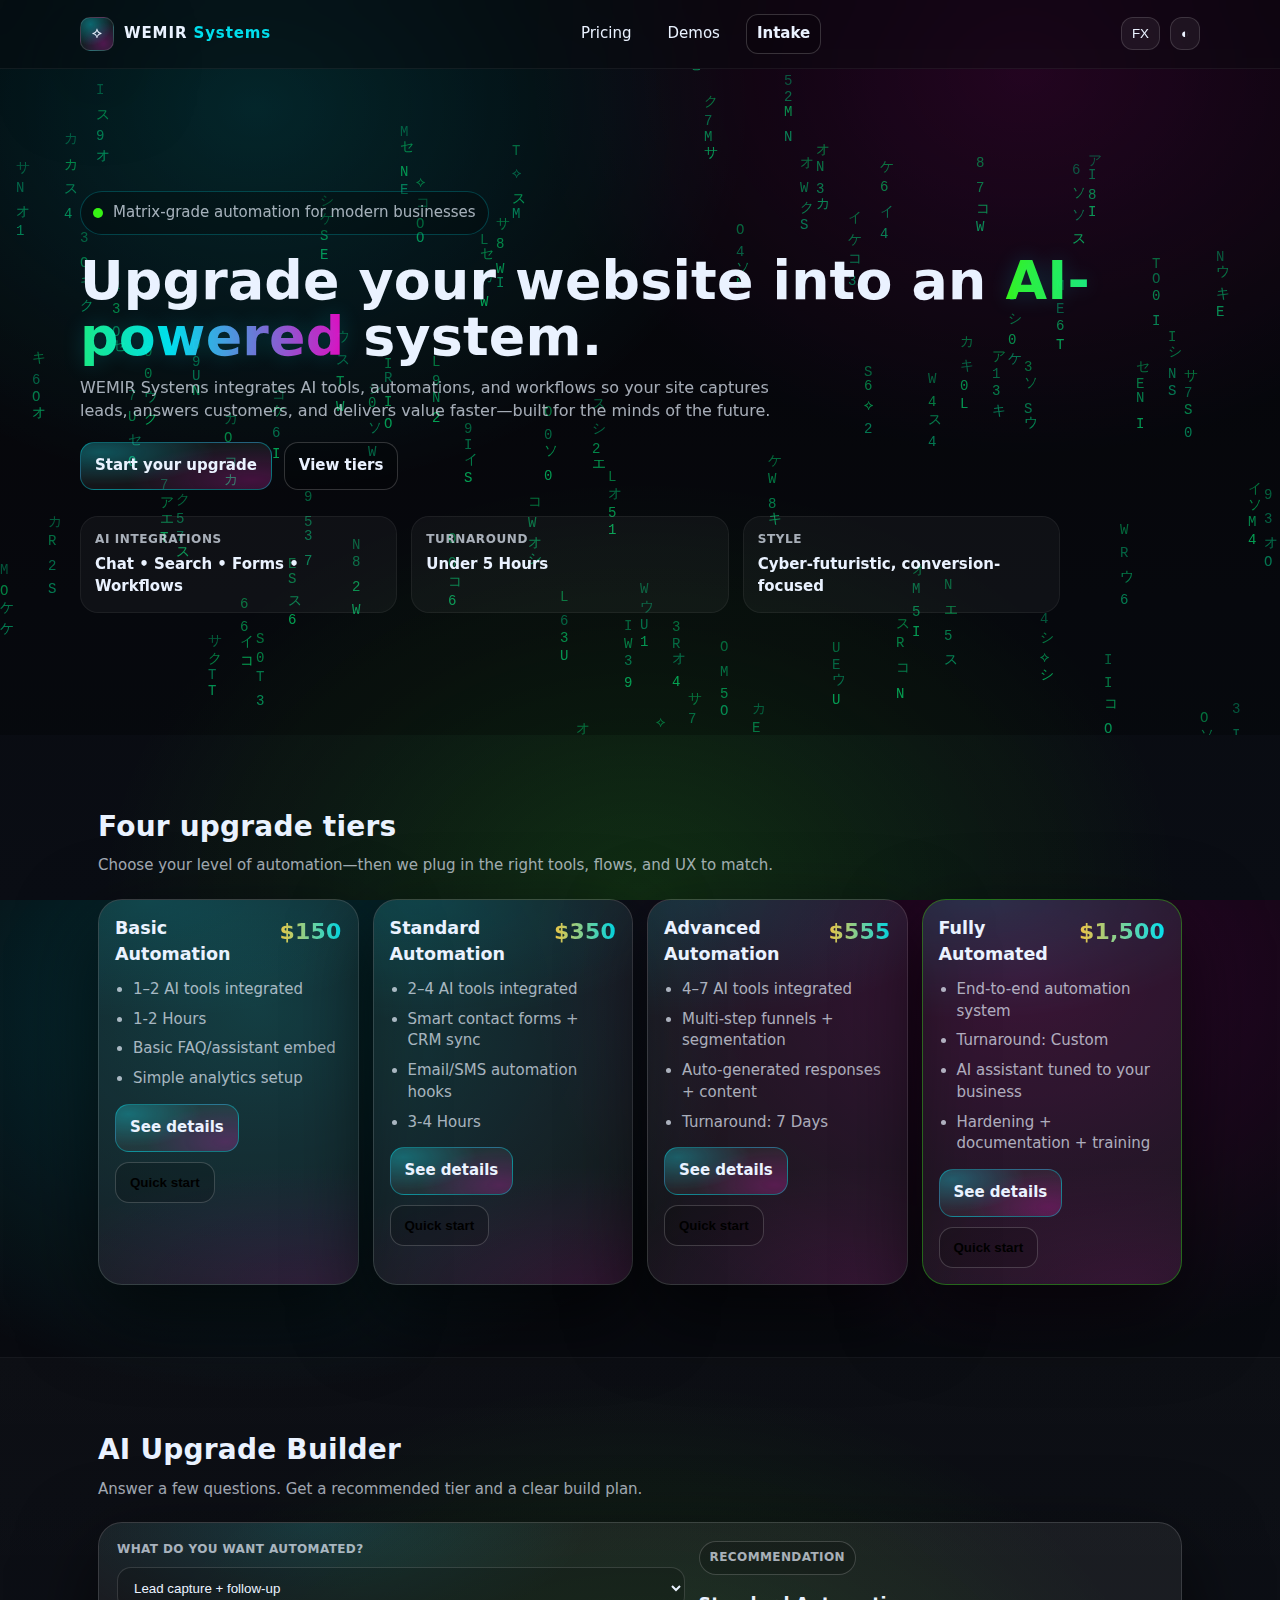
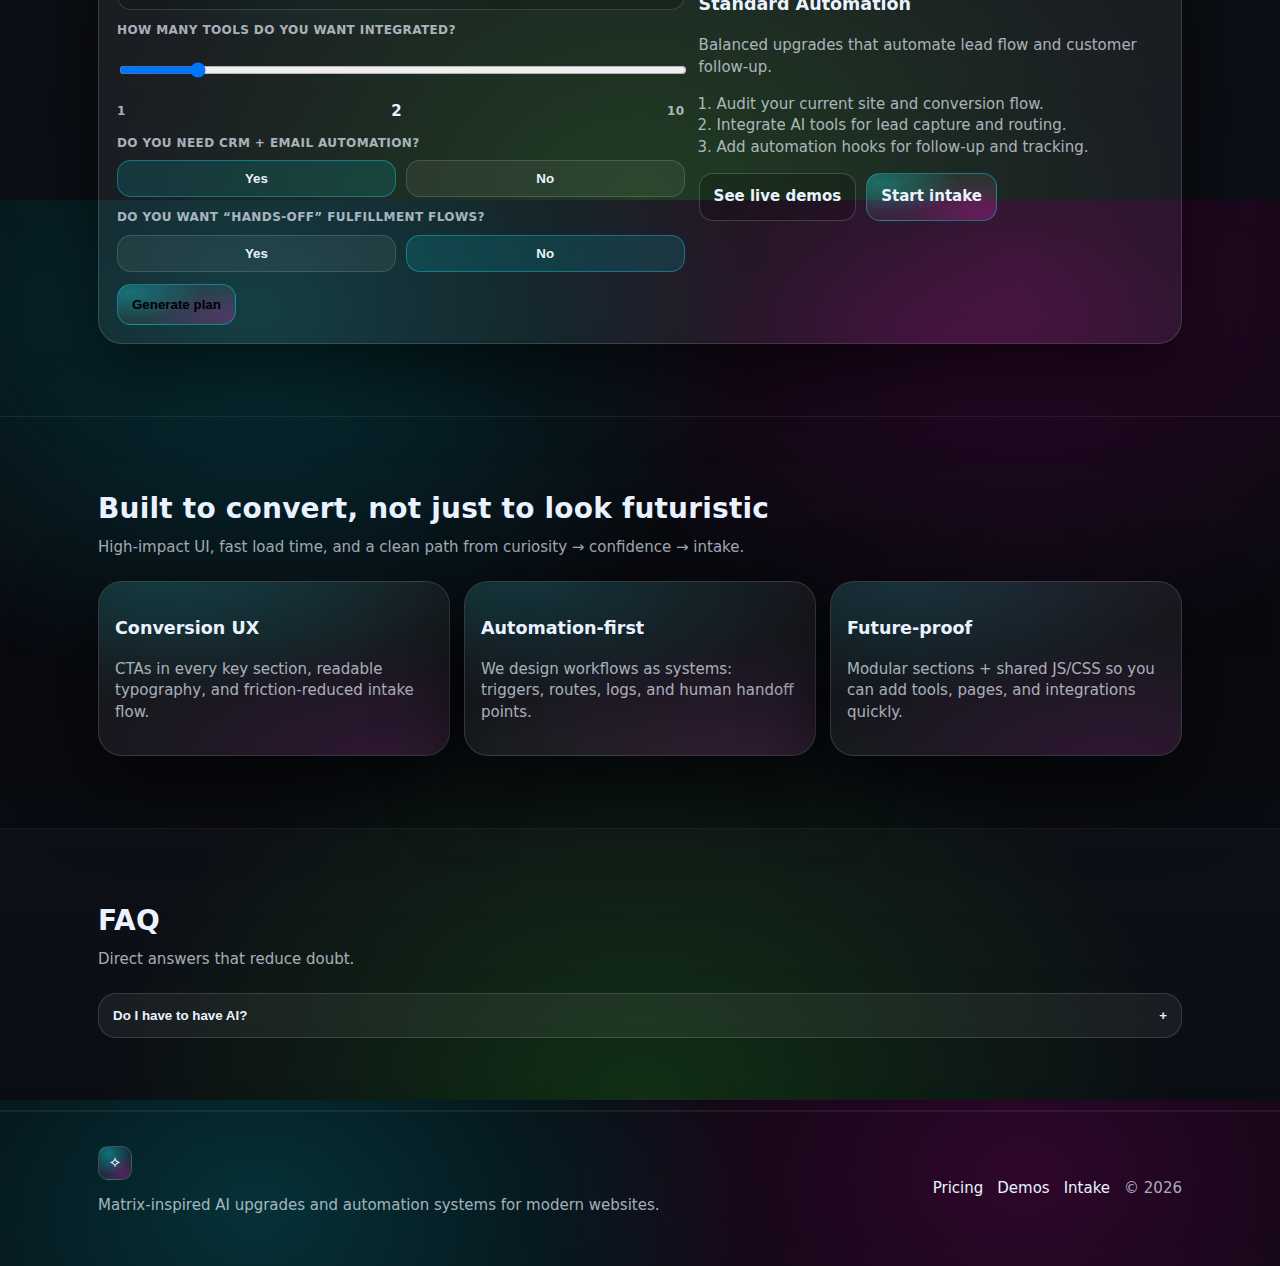
<file: index.html>
<!doctype html>
<html lang="en">
<head>
  <meta charset="utf-8" />
  <meta name="viewport" content="width=device-width,initial-scale=1" />
  <title>WEMIR Systems — Matrix-Inspired AI Website Upgrades</title>
  <meta name="description" content="WEMIR Systems upgrades websites with AI tools and automation. Matrix-inspired, future-first integrations: Basic, Standard, Advanced, Fully Automated." />
  <link rel="stylesheet" href="styles.css" />
</head>

<body>
  <a class="skip" href="#main">Skip to content</a>

  <!-- Top Nav -->
  <header class="topbar">
    <div class="container topbar__inner">
      <a class="brand" href="index.html" aria-label="WEMIR Systems Home">
        <span class="brand__mark" aria-hidden="true">⟡</span>
        <span class="brand__text">WEMIR <em>Systems</em></span>
      </a>

      <nav class="nav" aria-label="Primary navigation">
        <a href="pricing.html">Pricing</a>
        <a href="demo.html">Demos</a>
        <a href="intake.html" class="btn btn--ghost">Intake</a>
      </nav>

      <div class="topbar__actions">
        <button class="iconbtn" id="toggleFx" type="button" aria-pressed="true" title="Toggle effects">
          FX
        </button>
        <button class="iconbtn" id="toggleTheme" type="button" aria-pressed="false" title="Toggle theme">
          ◐
        </button>
      </div>
    </div>
  </header>

  <!-- Hero -->
  <main id="main">
    <section class="hero">
      <canvas id="matrixRain" class="hero__canvas" aria-hidden="true"></canvas>

      <div class="container hero__content">
        <div class="hero__badge">
          <span class="pulse"></span>
          <span>Matrix-grade automation for modern businesses</span>
        </div>

        <h1 class="hero__title">
          Upgrade your website into an <span class="glow">AI-powered</span> system.
        </h1>

        <p class="hero__subtitle">
          WEMIR Systems integrates AI tools, automations, and workflows so your site captures leads, answers customers,
          and delivers value faster—built for the minds of the future.
        </p>

        <div class="hero__cta">
          <a class="btn btn--primary" href="intake.html">Start your upgrade</a>
          <a class="btn btn--ghost" href="pricing.html">View tiers</a>
        </div>

        <div class="hero__stats" role="list" aria-label="Highlights">
          <div class="stat" role="listitem">
            <div class="stat__k">AI Integrations</div>
            <div class="stat__v">Chat • Search • Forms • Workflows</div>
          </div>
          <div class="stat" role="listitem">
            <div class="stat__k">Turnaround</div>
            <div class="stat__v">Under 5 Hours</div>
          </div>
          <div class="stat" role="listitem">
            <div class="stat__k">Style</div>
            <div class="stat__v">Cyber-futuristic, conversion-focused</div>
          </div>
        </div>
      </div>
    </section>

    <!-- Tiers Preview -->
    <section class="section">
      <div class="container">
        <div class="section__head">
          <h2>Four upgrade tiers</h2>
          <p>Choose your level of automation—then we plug in the right tools, flows, and UX to match.</p>
        </div>

        <div class="grid tiers">
          <article class="card tier" data-tier="basic">
            <div class="tier__top">
              <h3>Basic Automation</h3>
              <div class="price">$150</div>
            </div>
            <ul class="list">
              <li>1–2 AI tools integrated</li>
              <li>1-2 Hours</li>
              <li>Basic FAQ/assistant embed</li>
              <li>Simple analytics setup</li>
            </ul>
            <div class="tier__cta">
              <a class="btn btn--primary" href="pricing.html#basic">See details</a>
              <button class="btn btn--ghost js-openModal" data-preset="Basic Automation" type="button">Quick start</button>
            </div>
          </article>

          <article class="card tier" data-tier="standard">
            <div class="tier__top">
              <h3>Standard Automation</h3>
              <div class="price">$350</div>
            </div>
            <ul class="list">
              <li>2–4 AI tools integrated</li>
              <li>Smart contact forms + CRM sync</li>
              <li>Email/SMS automation hooks</li>
              <li>3-4 Hours</li>
            </ul>
            <div class="tier__cta">
              <a class="btn btn--primary" href="pricing.html#standard">See details</a>
              <button class="btn btn--ghost js-openModal" data-preset="Standard Automation" type="button">Quick start</button>
            </div>
          </article>

          <article class="card tier" data-tier="advanced">
            <div class="tier__top">
              <h3>Advanced Automation</h3>
              <div class="price">$555</div>
            </div>
            <ul class="list">
              <li>4–7 AI tools integrated</li>
              <li>Multi-step funnels + segmentation</li>
              <li>Auto-generated responses + content</li>
              <li>Turnaround: 7 Days</li>
            </ul>
            <div class="tier__cta">
              <a class="btn btn--primary" href="pricing.html#advanced">See details</a>
              <button class="btn btn--ghost js-openModal" data-preset="Advanced Automation" type="button">Quick start</button>
            </div>
          </article>

          <article class="card tier tier--vip" data-tier="full">
            <div class="tier__top">
              <h3>Fully Automated</h3>
              <div class="price">$1,500</div>
            </div>
            <ul class="list">
              <li>End-to-end automation system</li>
              <li>Turnaround: Custom</li>
              <li>AI assistant tuned to your business</li>
              <li>Hardening + documentation + training</li>
            </ul>
            <div class="tier__cta">
              <a class="btn btn--primary" href="pricing.html#full">See details</a>
              <button class="btn btn--ghost js-openModal" data-preset="Fully Automated" type="button">Quick start</button>
            </div>
          </article>
        </div>
      </div>
    </section>

    <!-- Upgrade Builder -->
    <section class="section section--alt">
      <div class="container">
        <div class="section__head">
          <h2>AI Upgrade Builder</h2>
          <p>Answer a few questions. Get a recommended tier and a clear build plan.</p>
        </div>

        <div class="card builder">
          <div class="builder__grid">
            <div class="builder__controls">
              <label class="field">
                <span>What do you want automated?</span>
                <select id="goal">
                  <option value="leads">Lead capture + follow-up</option>
                  <option value="support">Customer support + FAQs</option>
                  <option value="content">Content generation + updates</option>
                  <option value="sales">Sales funnel + conversions</option>
                  <option value="all">All of the above</option>
                </select>
              </label>

              <label class="field">
                <span>How many tools do you want integrated?</span>
                <input id="toolCount" type="range" min="1" max="10" value="2" />
                <div class="rangeMeta">
                  <span>1</span>
                  <strong id="toolCountLabel">2</strong>
                  <span>10</span>
                </div>
              </label>

              <label class="field">
                <span>Do you need CRM + email automation?</span>
                <div class="seg">
                  <button class="seg__btn is-on" type="button" data-seg="crm" data-val="yes">Yes</button>
                  <button class="seg__btn" type="button" data-seg="crm" data-val="no">No</button>
                </div>
              </label>

              <label class="field">
                <span>Do you want “hands-off” fulfillment flows?</span>
                <div class="seg">
                  <button class="seg__btn" type="button" data-seg="fulfill" data-val="yes">Yes</button>
                  <button class="seg__btn is-on" type="button" data-seg="fulfill" data-val="no">No</button>
                </div>
              </label>

              <button class="btn btn--primary" id="buildPlan" type="button">Generate plan</button>
            </div>

            <div class="builder__output">
              <div class="output__header">
                <div class="tag">Recommendation</div>
                <h3 id="recTier">Standard Automation</h3>
                <p class="muted" id="recWhy">Balanced upgrades that automate lead flow and customer follow-up.</p>
              </div>

              <ol class="steps" id="recSteps">
                <li>Audit your current site and conversion flow.</li>
                <li>Integrate AI tools for lead capture and routing.</li>
                <li>Add automation hooks for follow-up and tracking.</li>
              </ol>

              <div class="output__cta">
                <a class="btn btn--ghost" href="demos.html">See live demos</a>
                <a class="btn btn--primary" href="intake.html">Start intake</a>
              </div>
            </div>
          </div>
        </div>
      </div>
    </section>

    <!-- Proof / Social -->
    <section class="section">
      <div class="container">
        <div class="section__head">
          <h2>Built to convert, not just to look futuristic</h2>
          <p>High-impact UI, fast load time, and a clean path from curiosity → confidence → intake.</p>
        </div>

        <div class="grid proof">
          <div class="card">
            <h3>Conversion UX</h3>
            <p class="muted">CTAs in every key section, readable typography, and friction-reduced intake flow.</p>
          </div>
          <div class="card">
            <h3>Automation-first</h3>
            <p class="muted">We design workflows as systems: triggers, routes, logs, and human handoff points.</p>
          </div>
          <div class="card">
            <h3>Future-proof</h3>
            <p class="muted">Modular sections + shared JS/CSS so you can add tools, pages, and integrations quickly.</p>
          </div>
        </div>
      </div>
    </section>

    <!-- FAQ -->
    <section class="section section--alt">
      <div class="container">
        <div class="section__head">
          <h2>FAQ</h2>
          <p>Direct answers that reduce doubt.</p>
        </div>

        <div class="faq" id="faq">
          <button class="faq__q" aria-expanded="false">
            Do I have to have AI?
            <span class="faq__icon" aria-hidden="true">+</span>
          </button>
          <div class="faq__icon" hidden>
              <p>
               No. You don't have to have AI. We can simple augment your site to your prefered optimial performance.
              </p>
          </button>
          <div class="faq__a" hidden>
          </div>

          <button class="faq__q" aria-expanded="false">
            What does “AI tools integrated” mean?
            <span class="faq__icon" aria-hidden="true">+</span>
          </button>
          <div class="faq__a" hidden>
            <p>
              Examples: AI chat assistant embed, smart forms, CRM sync, auto-email follow-ups, content generation workflows,
              analytics events, and internal dashboards.
            </p>
          </div>

          <button class="faq__q" aria-expanded="false">
            How do I start?
            <span class="faq__icon" aria-hidden="true">+</span>
          </button>
          <div class="faq__a" hidden>
            <p>
              Use the intake page. You’ll answer a few questions, pay your prefered tier and submit your form...That's it!
            </p>
          </div>
        </div>
      </div>
    </section>

    <!-- Footer -->
    <footer class="footer">
      <div class="container footer__grid">
        <div>
          <div class="brand brand--foot">
            <span class="brand__mark" aria-hidden="true">⟡</span>
          </div>
          <p class="muted">
            Matrix-inspired AI upgrades and automation systems for modern websites.
          </p>
        </div>

        <div class="footer__links" aria-label="Footer links">
          <a href="pricing.html">Pricing</a>
          <a href="demo.html">Demos</a>
          <a href="intake.html">Intake</a>
        </div>

        <div class="footer__fine">
          <span class="muted">© <span id="year"></span></span>
        </div>
      </div>
    </footer>
  </main>

  <!-- Modal -->
  <div class="modal" id="modal" role="dialog" aria-modal="true" aria-labelledby="modalTitle" hidden>
    <div class="modal__panel">
      <div class="modal__head">
        <h3 id="modalTitle">Quick start</h3>
        <button class="iconbtn" id="closeModal" type="button" aria-label="Close">✕</button>
      </div>
      <p class="muted" id="modalText">
        Tell us your website and goal. We’ll reply with a build plan aligned to your selected tier.
      </p>
      <form class="modal__form" id="quickForm">
        <label class="field">
          <span>Website URL</span>
          <input name="url" placeholder="https://yourwebsite.com" />
        </label>
        <label class="field">
          <span>Goal</span>
          <input name="goal" placeholder="More leads, better support, automate bookings..." />
        </label>
        <label class="field">
          <span>Selected tier</span>
          <input name="tier" id="tierPreset" readonly />
        </label>
        <div class="modal__cta">
          <button class="btn btn--primary" type="submit">Generate my brief</button>
          <a class="btn btn--ghost" href="intake.html">Full intake</a>
        </div>
      </form>
    </div>
  </div>
  <script src="app.js"></script>
</body>
</html>
</file>
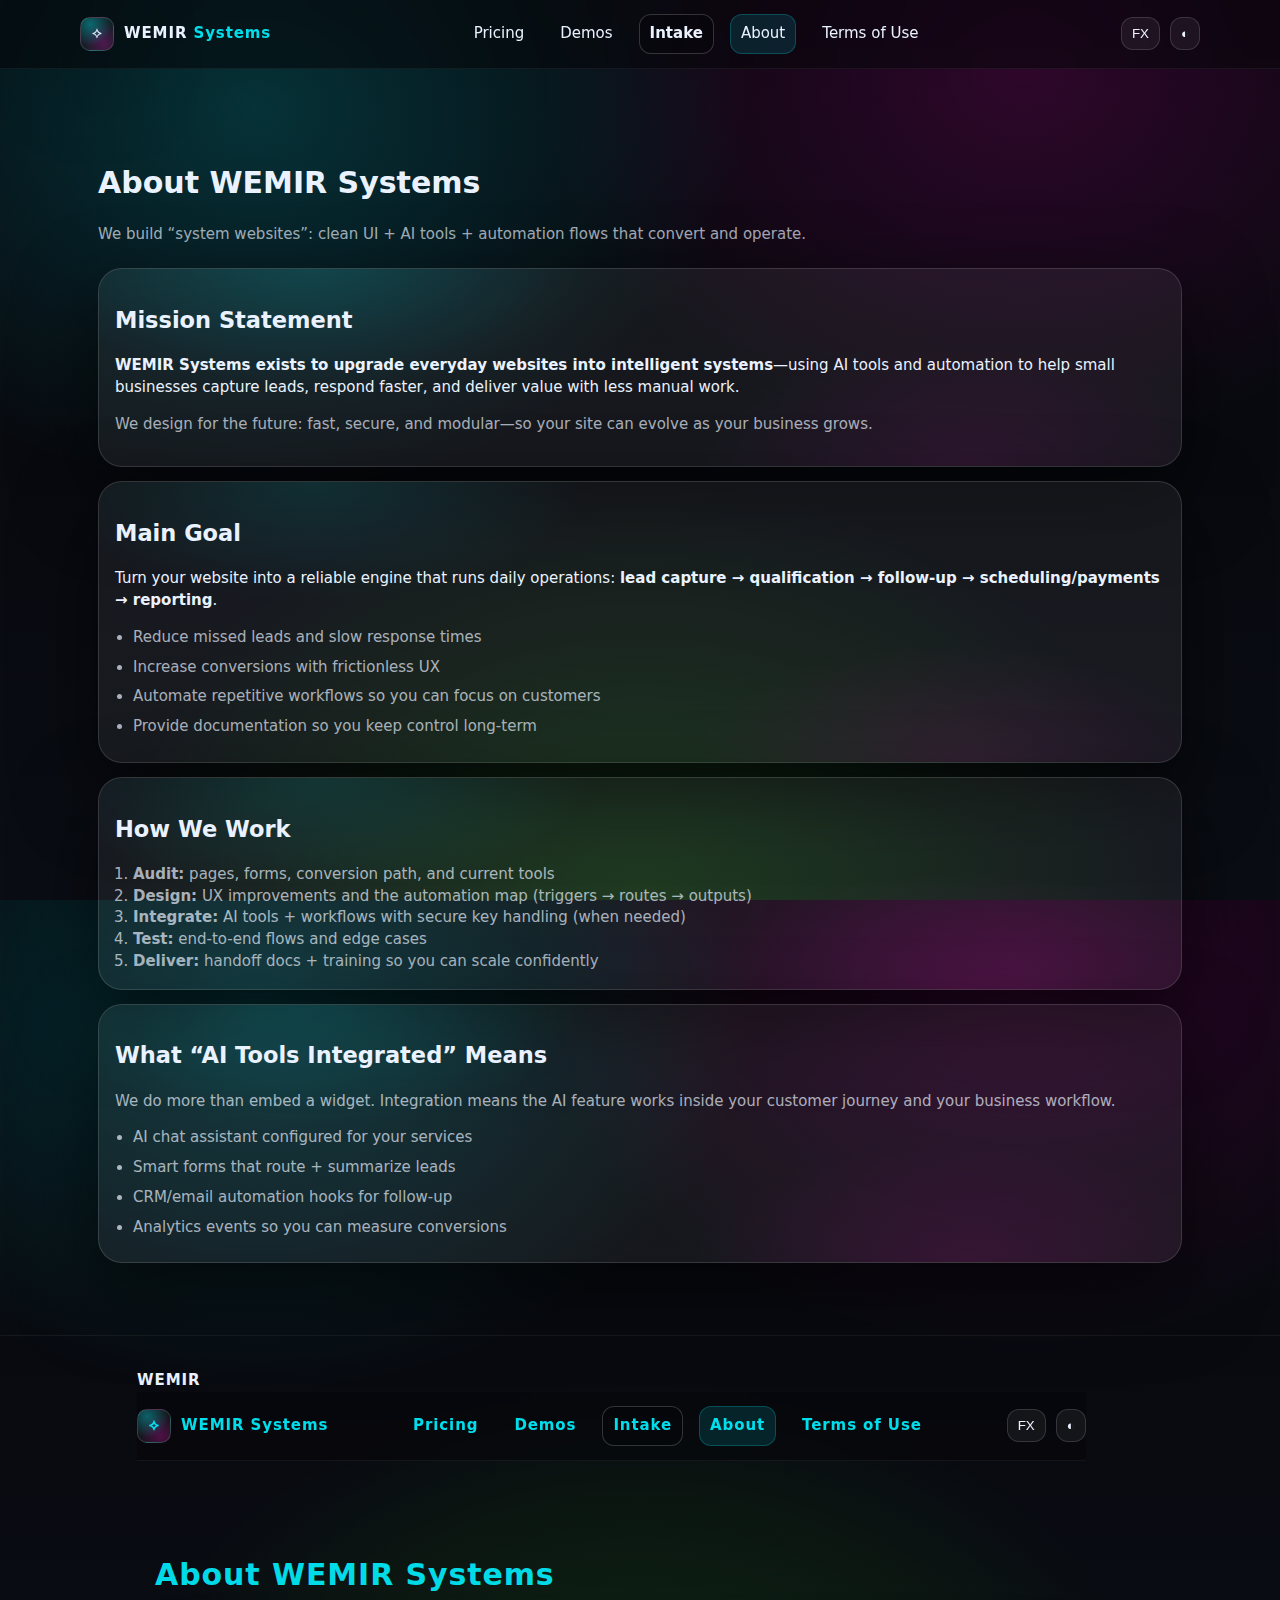
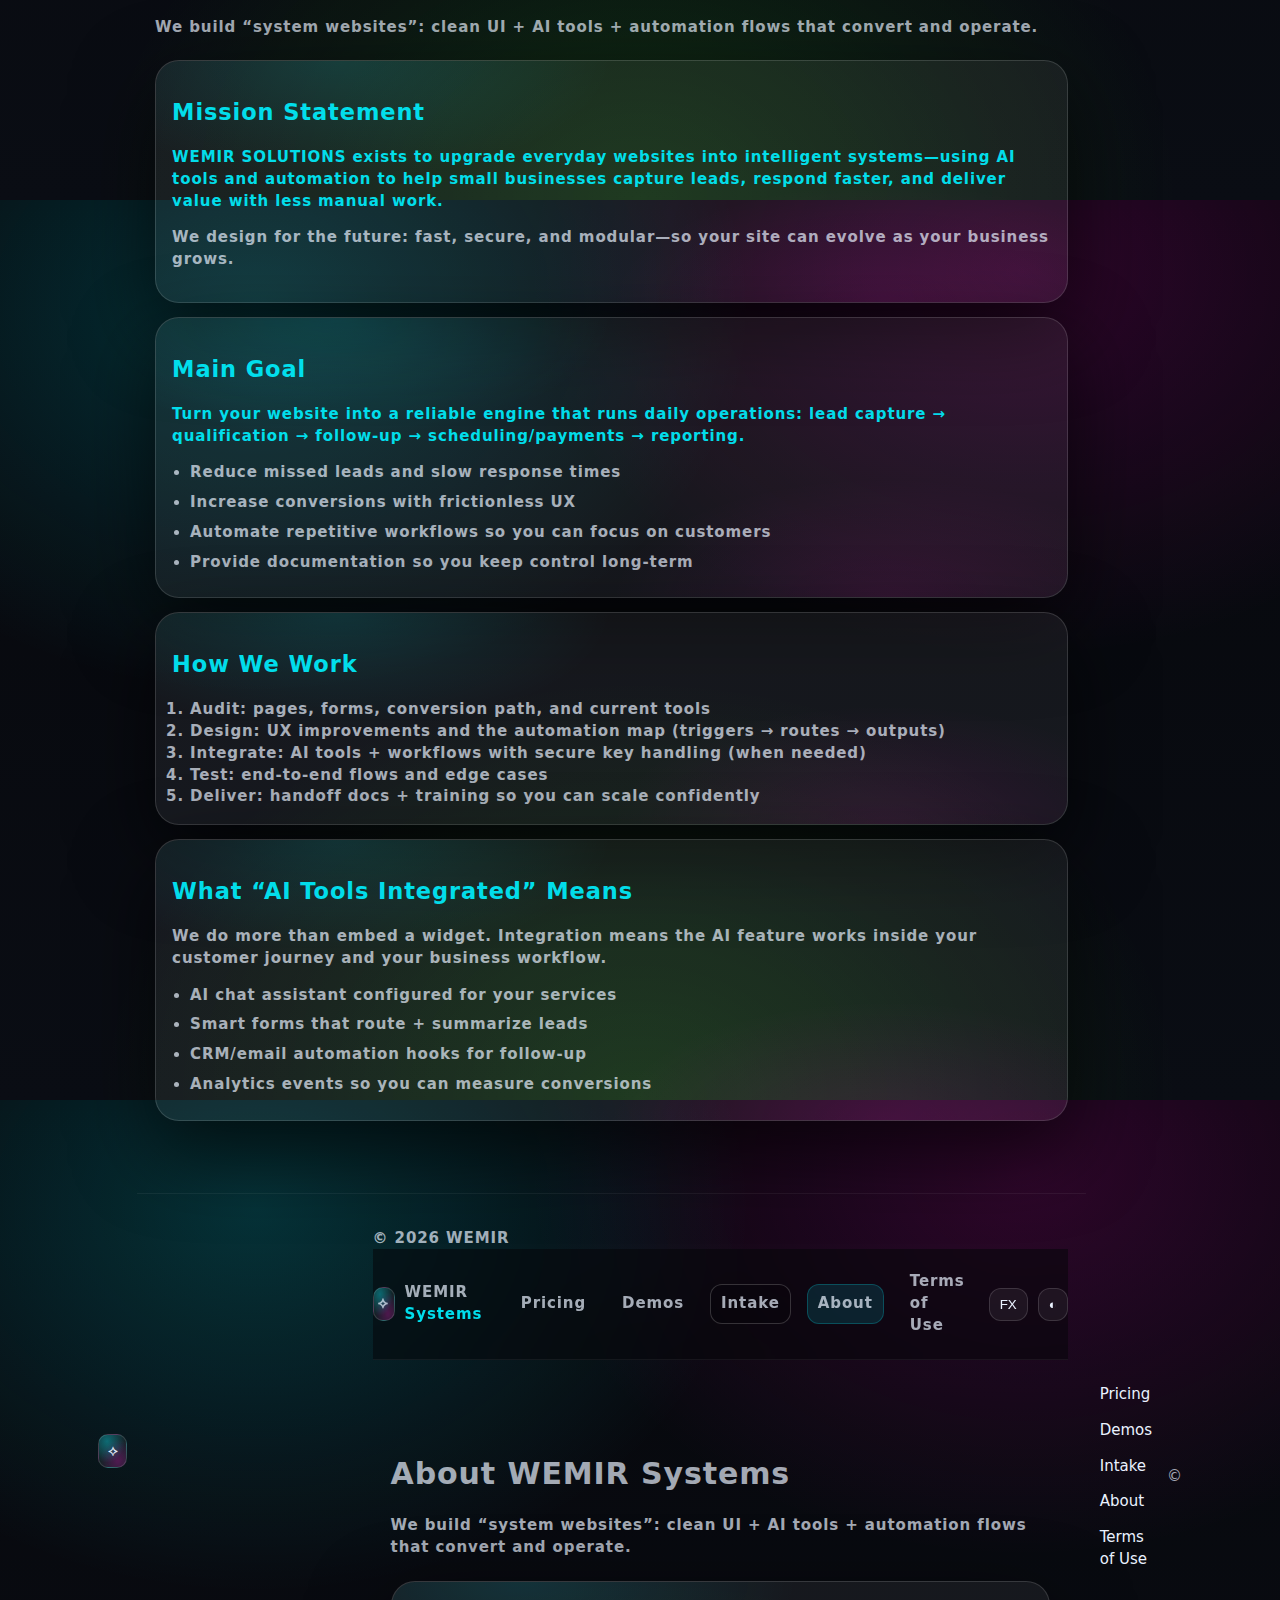
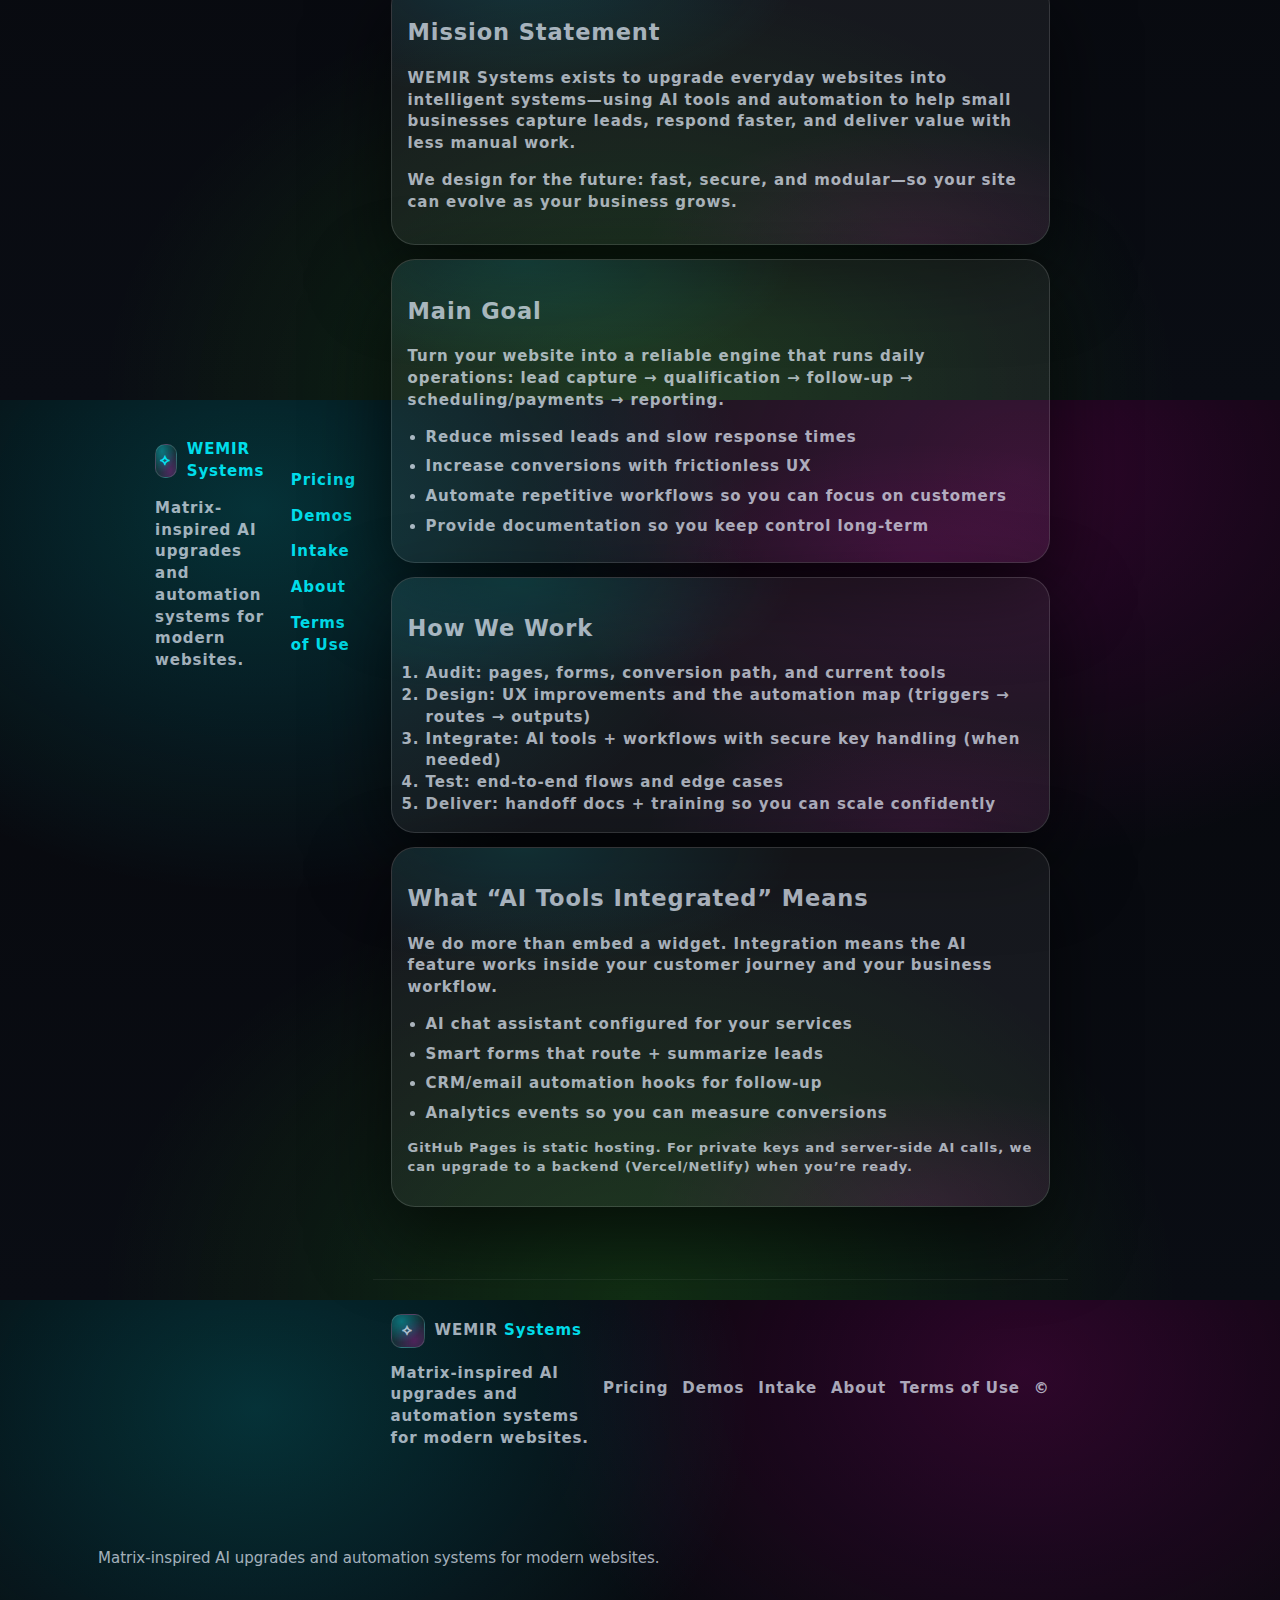
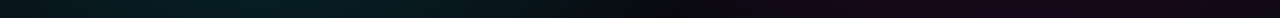
<file: about.html>
<!doctype html>
<html lang="en">
<head>
  <meta charset="utf-8" />
  <meta name="viewport" content="width=device-width,initial-scale=1" />
  <title>About — WEMIR Systems</title>
  <meta name="description" content="About WEMIR Systems: mission, approach, and goals." />
  <link rel="stylesheet" href="styles.css" />
</head>

<body>
  <a class="skip" href="#main">Skip to content</a>

  <header class="topbar">
    <div class="container topbar__inner">
      <a class="brand" href="index.html" aria-label="WEMIR Systems Home">
        <span class="brand__mark" aria-hidden="true">⟡</span>
        <span class="brand__text">WEMIR <em>Systems</em></span>
      </a>

      <nav class="nav" aria-label="Primary navigation">
        <a href="pricing.html">Pricing</a>
        <a href="demo.html">Demos</a>
        <a href="intake.html" class="btn btn--ghost">Intake</a>
        <a href="about.html" aria-current="page">About</a>
        <a href="terms.html">Terms of Use</a>
      </nav>

      <div class="topbar__actions">
        <button class="iconbtn" id="toggleFx" type="button" aria-pressed="true" title="Toggle effects">FX</button>
        <button class="iconbtn" id="toggleTheme" type="button" aria-pressed="false" title="Toggle theme">◐</button>
      </div>
    </div>
  </header>

  <main id="main">
    <section class="section">
      <div class="container">
        <div class="section__head">
          <h1>About WEMIR Systems</h1>
          <p class="muted">We build “system websites”: clean UI + AI tools + automation flows that convert and operate.</p>
        </div>

        <div class="grid aboutGrid">
          <article class="card">
            <h2 class="h3">Mission Statement</h2>
            <p>
              <strong>WEMIR Systems exists to upgrade everyday websites into intelligent systems</strong>—using AI tools and automation
              to help small businesses capture leads, respond faster, and deliver value with less manual work.
            </p>
            <p class="muted">
              We design for the future: fast, secure, and modular—so your site can evolve as your business grows.
            </p>
          </article>

          <article class="card">
            <h2 class="h3">Main Goal</h2>
            <p>
              Turn your website into a reliable engine that runs daily operations:
              <strong>lead capture → qualification → follow-up → scheduling/payments → reporting</strong>.
            </p>
            <ul class="list">
              <li>Reduce missed leads and slow response times</li>
              <li>Increase conversions with frictionless UX</li>
              <li>Automate repetitive workflows so you can focus on customers</li>
              <li>Provide documentation so you keep control long-term</li>
            </ul>
          </article>

          <article class="card">
            <h2 class="h3">How We Work</h2>
            <ol class="steps">
              <li><strong>Audit:</strong> pages, forms, conversion path, and current tools</li>
              <li><strong>Design:</strong> UX improvements and the automation map (triggers → routes → outputs)</li>
              <li><strong>Integrate:</strong> AI tools + workflows with secure key handling (when needed)</li>
              <li><strong>Test:</strong> end-to-end flows and edge cases</li>
              <li><strong>Deliver:</strong> handoff docs + training so you can scale confidently</li>
            </ol>
          </article>

          <article class="card">
            <h2 class="h3">What “AI Tools Integrated” Means</h2>
            <p class="muted">
              We do more than embed a widget. Integration means the AI feature works inside your customer journey and your business workflow.
            </p>
            <ul class="list">
              <li>AI chat assistant configured for your services</li>
              <li>Smart forms that route + summarize leads</li>
              <li>CRM/email automation hooks for follow-up</li>
              <li>Analytics events so you can measure conversions</li>
            </ul>
          </article>
        </div>
      </div>
    </section>

    <footer class="footer">
      <div class="container footer__grid">
        <div>
          <div class="brand brand--foot">
            <span class="brand__mark" aria-hidden="true">⟡</span>
            <span class="brand__text">WEMIR <em><!doctype html>
<html lang="en">
<head>
  <meta charset="utf-8" />
  <meta name="viewport" content="width=device-width,initial-scale=1" />
  <title>About — WEMIR Systems</title>
  <meta name="description" content="About WEMIR Systems: mission, approach, and goals." />
  <link rel="stylesheet" href="styles.css" />
</head>

<body>
  <a class="skip" href="#main">Skip to content</a>

  <header class="topbar">
    <div class="container topbar__inner">
      <a class="brand" href="index.html" aria-label="WEMIR Systems Home">
        <span class="brand__mark" aria-hidden="true">⟡</span>
        <span class="brand__text">WEMIR <em>Systems</em></span>
      </a>

      <nav class="nav" aria-label="Primary navigation">
        <a href="pricing.html">Pricing</a>
        <a href="demo.html">Demos</a>
        <a href="intake.html" class="btn btn--ghost">Intake</a>
        <a href="about.html" aria-current="page">About</a>
        <a href="terms.html">Terms of Use</a>
      </nav>

      <div class="topbar__actions">
        <button class="iconbtn" id="toggleFx" type="button" aria-pressed="true" title="Toggle effects">FX</button>
        <button class="iconbtn" id="toggleTheme" type="button" aria-pressed="false" title="Toggle theme">◐</button>
      </div>
    </div>
  </header>

  <main id="main">
    <section class="section">
      <div class="container">
        <div class="section__head">
          <h1>About WEMIR Systems</h1>
          <p class="muted">We build “system websites”: clean UI + AI tools + automation flows that convert and operate.</p>
        </div>

        <div class="grid aboutGrid">
          <article class="card">
            <h2 class="h3">Mission Statement</h2>
            <p>
              <strong>WEMIR SOLUTIONS exists to upgrade everyday websites into intelligent systems</strong>—using AI tools and automation
              to help small businesses capture leads, respond faster, and deliver value with less manual work.
            </p>
            <p class="muted">
              We design for the future: fast, secure, and modular—so your site can evolve as your business grows.
            </p>
          </article>

          <article class="card">
            <h2 class="h3">Main Goal</h2>
            <p>
              Turn your website into a reliable engine that runs daily operations:
              <strong>lead capture → qualification → follow-up → scheduling/payments → reporting</strong>.
            </p>
            <ul class="list">
              <li>Reduce missed leads and slow response times</li>
              <li>Increase conversions with frictionless UX</li>
              <li>Automate repetitive workflows so you can focus on customers</li>
              <li>Provide documentation so you keep control long-term</li>
            </ul>
          </article>

          <article class="card">
            <h2 class="h3">How We Work</h2>
            <ol class="steps">
              <li><strong>Audit:</strong> pages, forms, conversion path, and current tools</li>
              <li><strong>Design:</strong> UX improvements and the automation map (triggers → routes → outputs)</li>
              <li><strong>Integrate:</strong> AI tools + workflows with secure key handling (when needed)</li>
              <li><strong>Test:</strong> end-to-end flows and edge cases</li>
              <li><strong>Deliver:</strong> handoff docs + training so you can scale confidently</li>
            </ol>
          </article>

          <article class="card">
            <h2 class="h3">What “AI Tools Integrated” Means</h2>
            <p class="muted">
              We do more than embed a widget. Integration means the AI feature works inside your customer journey and your business workflow.
            </p>
            <ul class="list">
              <li>AI chat assistant configured for your services</li>
              <li>Smart forms that route + summarize leads</li>
              <li>CRM/email automation hooks for follow-up</li>
              <li>Analytics events so you can measure conversions</li>
            </ul>
          </article>
        </div>
      </div>
    </section>

    <footer class="footer">
      <div class="container footer__grid">
        <div>
          <div class="brand brand--foot">
            <span class="brand__mark" aria-hidden="true">⟡</span>
            <span class="brand__text">WEMIR <em>Systems</em></span>
          </div>
          <p class="muted">Matrix-inspired AI upgrades and automation systems for modern websites.</p>
        </div>

        <div class="footer__links" aria-label="Footer links">
          <a href="pricing.html">Pricing</a>
          <a href="demo.html">Demos</a>
          <a href="intake.html">Intake</a>
          <a href="about.html">About</a>
          <a href="terms.html">Terms of Use</a>
        </div>

        <div class="footer__fine">
          <span class="muted">© <span id="year"></span> WEMIR <!doctype html>
<html lang="en">
<head>
  <meta charset="utf-8" />
  <meta name="viewport" content="width=device-width,initial-scale=1" />
  <title>About — WEMIR Systems</title>
  <meta name="description" content="About WEMIR Systems: mission, approach, and goals." />
  <link rel="stylesheet" href="styles.css" />
</head>

<body>
  <a class="skip" href="#main">Skip to content</a>

  <header class="topbar">
    <div class="container topbar__inner">
      <a class="brand" href="index.html" aria-label="WEMIR Systems Home">
        <span class="brand__mark" aria-hidden="true">⟡</span>
        <span class="brand__text">WEMIR <em>Systems</em></span>
      </a>

      <nav class="nav" aria-label="Primary navigation">
        <a href="pricing.html">Pricing</a>
        <a href="demo.html">Demos</a>
        <a href="intake.html" class="btn btn--ghost">Intake</a>
        <a href="about.html" aria-current="page">About</a>
        <a href="terms.html">Terms of Use</a>
      </nav>

      <div class="topbar__actions">
        <button class="iconbtn" id="toggleFx" type="button" aria-pressed="true" title="Toggle effects">FX</button>
        <button class="iconbtn" id="toggleTheme" type="button" aria-pressed="false" title="Toggle theme">◐</button>
      </div>
    </div>
  </header>

  <main id="main">
    <section class="section">
      <div class="container">
        <div class="section__head">
          <h1>About WEMIR Systems</h1>
          <p class="muted">We build “system websites”: clean UI + AI tools + automation flows that convert and operate.</p>
        </div>

        <div class="grid aboutGrid">
          <article class="card">
            <h2 class="h3">Mission Statement</h2>
            <p>
              <strong>WEMIR Systems exists to upgrade everyday websites into intelligent systems</strong>—using AI tools and automation
              to help small businesses capture leads, respond faster, and deliver value with less manual work.
            </p>
            <p class="muted">
              We design for the future: fast, secure, and modular—so your site can evolve as your business grows.
            </p>
          </article>

          <article class="card">
            <h2 class="h3">Main Goal</h2>
            <p>
              Turn your website into a reliable engine that runs daily operations:
              <strong>lead capture → qualification → follow-up → scheduling/payments → reporting</strong>.
            </p>
            <ul class="list">
              <li>Reduce missed leads and slow response times</li>
              <li>Increase conversions with frictionless UX</li>
              <li>Automate repetitive workflows so you can focus on customers</li>
              <li>Provide documentation so you keep control long-term</li>
            </ul>
          </article>

          <article class="card">
            <h2 class="h3">How We Work</h2>
            <ol class="steps">
              <li><strong>Audit:</strong> pages, forms, conversion path, and current tools</li>
              <li><strong>Design:</strong> UX improvements and the automation map (triggers → routes → outputs)</li>
              <li><strong>Integrate:</strong> AI tools + workflows with secure key handling (when needed)</li>
              <li><strong>Test:</strong> end-to-end flows and edge cases</li>
              <li><strong>Deliver:</strong> handoff docs + training so you can scale confidently</li>
            </ol>
          </article>

          <article class="card">
            <h2 class="h3">What “AI Tools Integrated” Means</h2>
            <p class="muted">
              We do more than embed a widget. Integration means the AI feature works inside your customer journey and your business workflow.
            </p>
            <ul class="list">
              <li>AI chat assistant configured for your services</li>
              <li>Smart forms that route + summarize leads</li>
              <li>CRM/email automation hooks for follow-up</li>
              <li>Analytics events so you can measure conversions</li>
            </ul>
            <p class="note">
              GitHub Pages is static hosting. For private keys and server-side AI calls, we can upgrade to a backend (Vercel/Netlify) when you’re ready.
            </p>
          </article>
        </div>
      </div>
    </section>

    <footer class="footer">
      <div class="container footer__grid">
        <div>
          <div class="brand brand--foot">
            <span class="brand__mark" aria-hidden="true">⟡</span>
            <span class="brand__text">WEMIR <em>Systems</em></span>
          </div>
          <p class="muted">Matrix-inspired AI upgrades and automation systems for modern websites.</p>
        </div>

        <div class="footer__links" aria-label="Footer links">
          <a href="pricing.html">Pricing</a>
          <a href="demo.html">Demos</a>
          <a href="intake.html">Intake</a>
          <a href="about.html">About</a>
          <a href="terms.html">Terms of Use</a>
        </div>

        <div class="footer__fine">
          <span class="muted">© <span id="year"></span></span>
        </div>
      </div>
    </footer>
  </main>

  <script src="app.js"></script>
</body>
</html>
</span>
        </div>
      </div>
    </footer>
  </main>

  <script src="app.js"></script>
</body>
</html>
</em></span>
          </div>
          <p class="muted">Matrix-inspired AI upgrades and automation systems for modern websites.</p>
        </div>

        <div class="footer__links" aria-label="Footer links">
          <a href="pricing.html">Pricing</a>
          <a href="demo.html">Demos</a>
          <a href="intake.html">Intake</a>
          <a href="about.html">About</a>
          <a href="terms.html">Terms of Use</a>
        </div>

        <div class="footer__fine">
          <span class="muted">© <span id="year"></span></span>
        </div>
      </div>
    </footer>
  </main>

  <script src="app.js"></script>
</body>
</html>
</file>
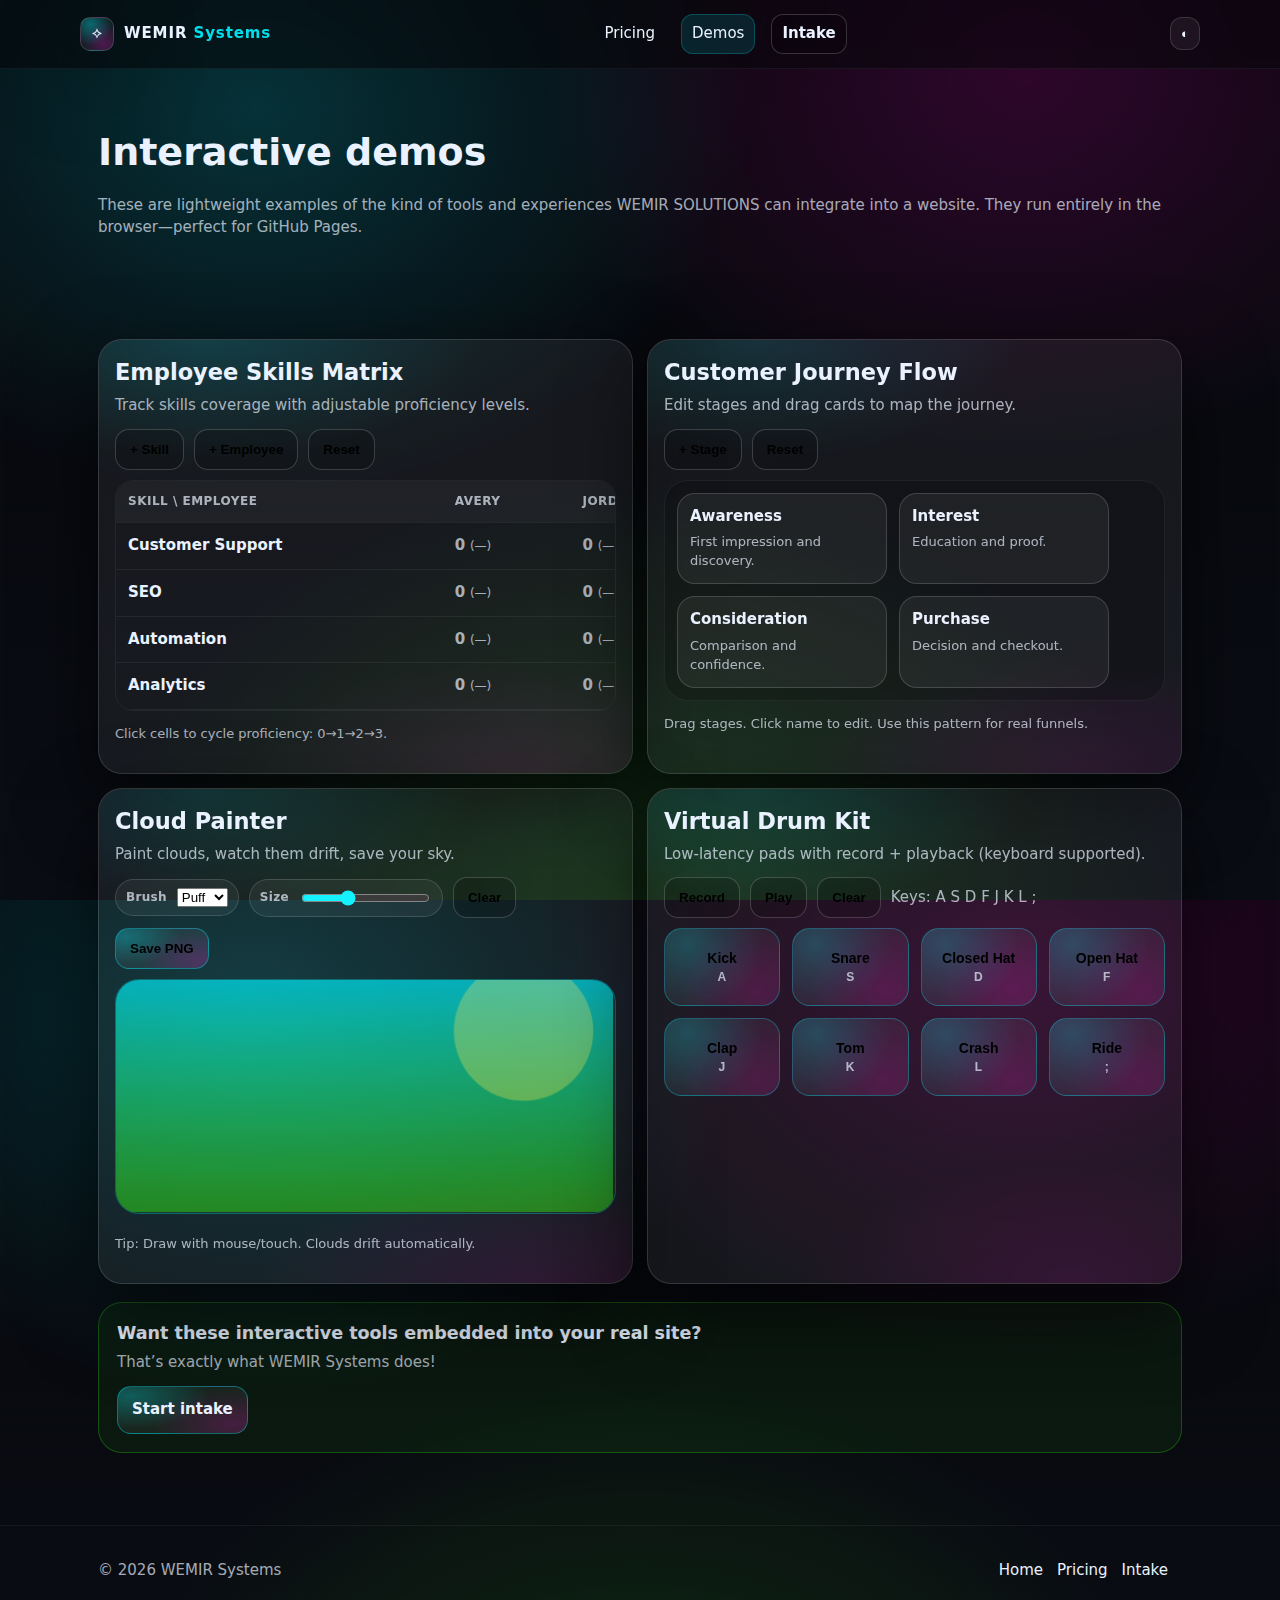
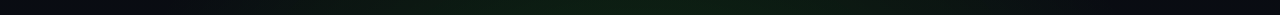
<file: demo.html>
<!doctype html>
<html lang="en">
<head>
  <meta charset="utf-8" />
  <meta name="viewport" content="width=device-width,initial-scale=1" />
  <title>Demos — WEMIR Systems</title>
  <meta name="description" content="Live interactive demos: Skills Matrix, Customer Journey Flow, Cloud Painter, and Virtual Drum Kit." />
  <link rel="stylesheet" href="styles.css" />
</head>

<body>
  <a class="skip" href="#main">Skip to content</a>

  <header class="topbar">
    <div class="container topbar__inner">
      <a class="brand" href="index.html" aria-label="WEMIR SOLUTIONS Home">
        <span class="brand__mark" aria-hidden="true">⟡</span>
        <span class="brand__text">WEMIR <em>Systems</em></span>
      </a>

      <nav class="nav" aria-label="Primary navigation">
        <a href="pricing.html">Pricing</a>
        <a href="demos.html" aria-current="page">Demos</a>
        <a href="intake.html" class="btn btn--ghost">Intake</a>
      </nav>

      <div class="topbar__actions">
        <button class="iconbtn" id="toggleTheme" type="button" aria-pressed="false" title="Toggle theme">◐</button>
      </div>
    </div>
  </header>

  <main id="main">
    <section class="pageHero">
      <div class="container">
        <h1>Interactive demos</h1>
        <p class="muted">
          These are lightweight examples of the kind of tools and experiences WEMIR SOLUTIONS can integrate into a website.
          They run entirely in the browser—perfect for GitHub Pages.
        </p>
      </div>
    </section>

    <section class="section">
      <div class="container">
        <div class="grid demos">

          <!-- Demo 1: Employee Skills Matrix -->
          <article class="card demo">
            <div class="demo__head">
              <h2>Employee Skills Matrix</h2>
              <p class="muted">Track skills coverage with adjustable proficiency levels.</p>
            </div>

            <div class="skillsApp" id="skillsApp">
              <div class="skillsApp__bar">
                <button class="btn btn--ghost" id="addSkill" type="button">+ Skill</button>
                <button class="btn btn--ghost" id="addEmp" type="button">+ Employee</button>
                <button class="btn btn--ghost" id="resetSkills" type="button">Reset</button>
              </div>
              <div class="tableWrap">
                <table class="table" id="skillsTable" aria-label="Skills matrix grid"></table>
              </div>
              <p class="note">Click cells to cycle proficiency: 0→1→2→3.</p>
            </div>
          </article>

          <!-- Demo 2: Customer Journey Flow -->
          <article class="card demo">
            <div class="demo__head">
              <h2>Customer Journey Flow</h2>
              <p class="muted">Edit stages and drag cards to map the journey.</p>
            </div>

            <div class="journey" id="journey">
              <div class="journey__bar">
                <button class="btn btn--ghost" id="addStage" type="button">+ Stage</button>
                <button class="btn btn--ghost" id="resetJourney" type="button">Reset</button>
              </div>
              <div class="journey__lane" id="journeyLane" aria-label="Journey stages lane"></div>
              <p class="note">Drag stages. Click name to edit. Use this pattern for real funnels.</p>
            </div>
          </article>

          <!-- Demo 3: Cloud Painter -->
          <article class="card demo">
            <div class="demo__head">
              <h2>Cloud Painter</h2>
              <p class="muted">Paint clouds, watch them drift, save your sky.</p>
            </div>

            <div class="painter">
              <div class="painter__bar">
                <label class="chip">
                  Brush
                  <select id="brush">
                    <option value="puff">Puff</option>
                    <option value="swirl">Swirl</option>
                    <option value="flat">Flat</option>
                  </select>
                </label>
                <label class="chip">
                  Size
                  <input id="bsize" type="range" min="8" max="60" value="26" />
                </label>
                <button class="btn btn--ghost" id="clearSky" type="button">Clear</button>
                <button class="btn btn--primary" id="saveSky" type="button">Save PNG</button>
              </div>

              <canvas id="sky" class="canvas canvas--sky" width="900" height="420" aria-label="Cloud painter canvas"></canvas>
              <p class="note">Tip: Draw with mouse/touch. Clouds drift automatically.</p>
            </div>
          </article>

          <!-- Demo 4: Virtual Drum Kit -->
          <article class="card demo">
            <div class="demo__head">
              <h2>Virtual Drum Kit</h2>
              <p class="muted">Low-latency pads with record + playback (keyboard supported).</p>
            </div>

            <div class="drum" id="drum">
              <div class="drum__bar">
                <button class="btn btn--ghost" id="rec" type="button">Record</button>
                <button class="btn btn--ghost" id="play" type="button">Play</button>
                <button class="btn btn--ghost" id="clearRec" type="button">Clear</button>
                <span class="muted" id="drumHint">Keys: A S D F J K L ;</span>
              </div>

              <div class="drum__grid" id="pads" aria-label="Drum pads"></div>
            </div>
          </article>

        </div>

        <div class="callout">
          <h3>Want these interactive tools embedded into your real site?</h3>
          <p class="muted">
            That’s exactly what WEMIR Systems does!
          </p>
          <a class="btn btn--primary" href="intake.html">Start intake</a>
        </div>
      </div>
    </section>

    <footer class="footer">
      <div class="container footer__grid">
        <div class="muted">© <span id="year"></span> WEMIR Systems</div>
        <div class="footer__links">
          <a href="index.html">Home</a>
          <a href="pricing.html">Pricing</a>
          <a href="intake.html">Intake</a>
        </div>
      </div>
    </footer>
  </main>

  <script src="app.js"></script>
</body>
</html>
</file>
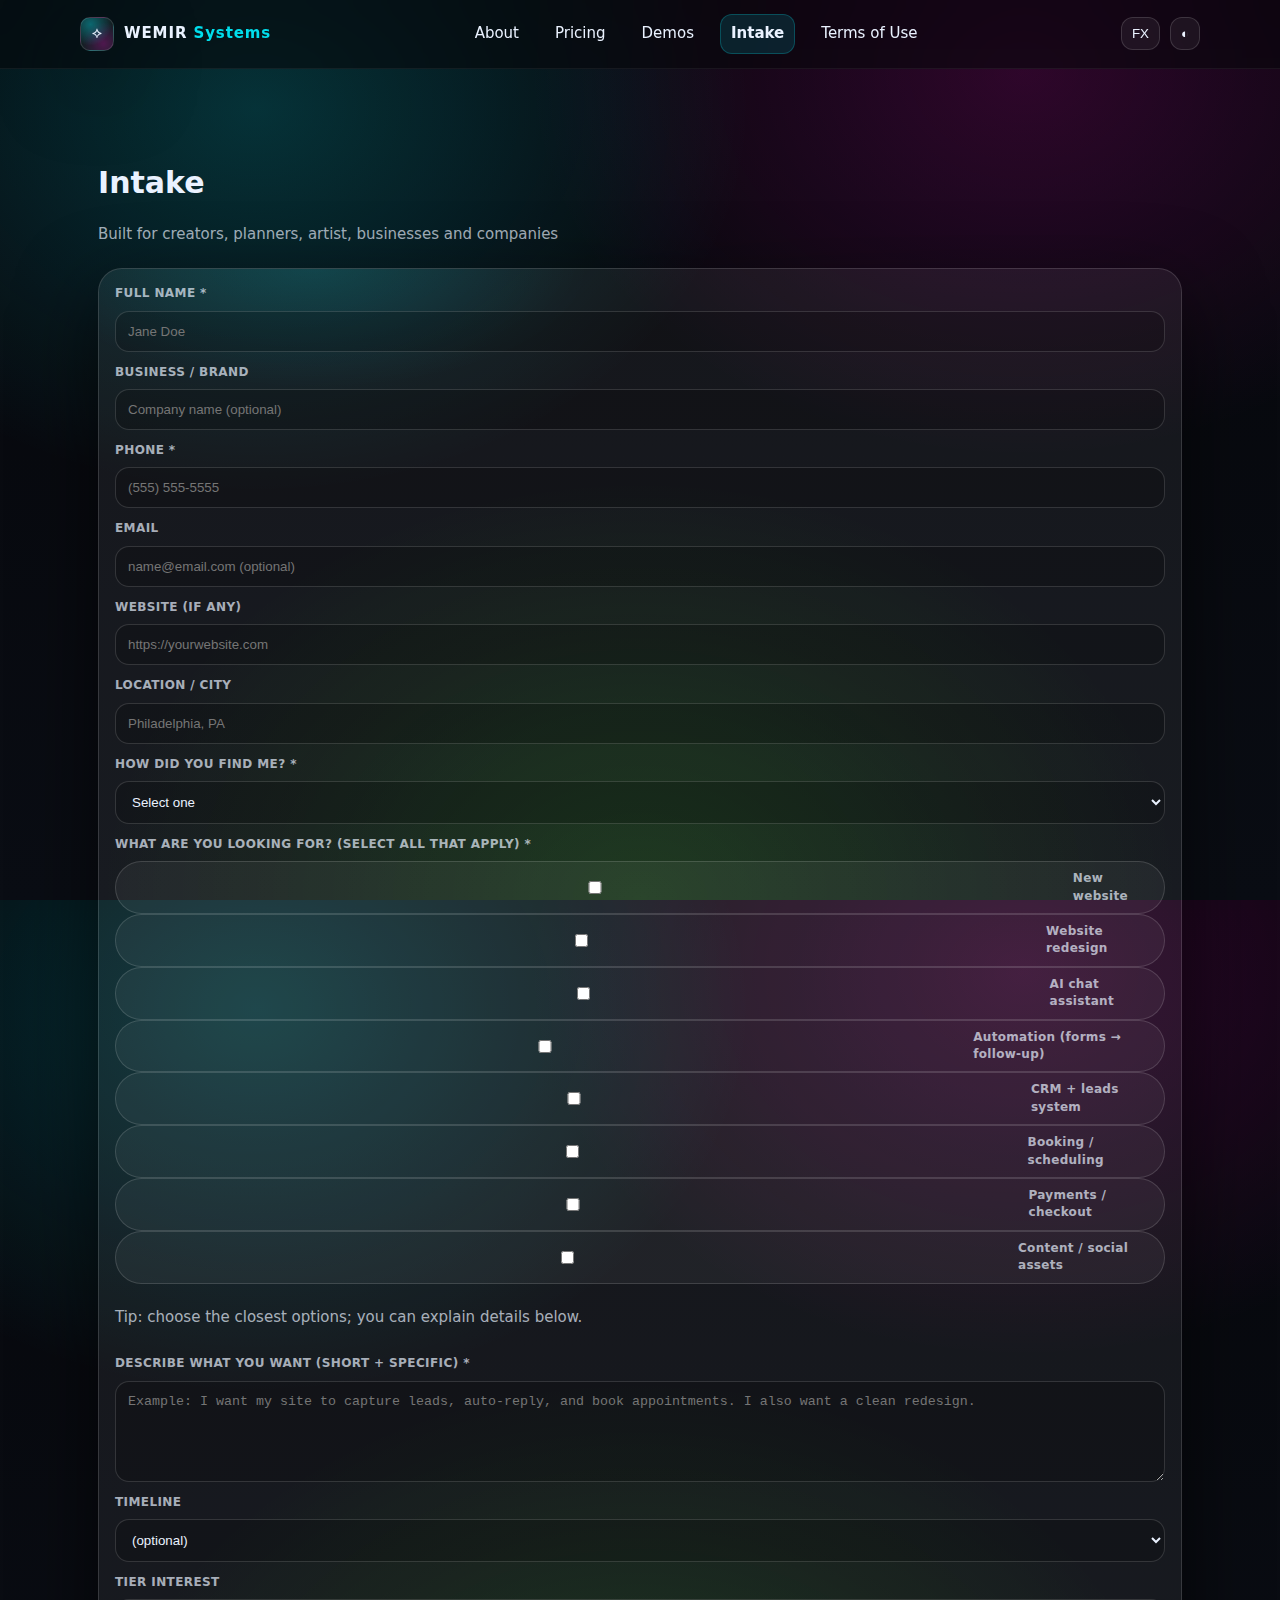
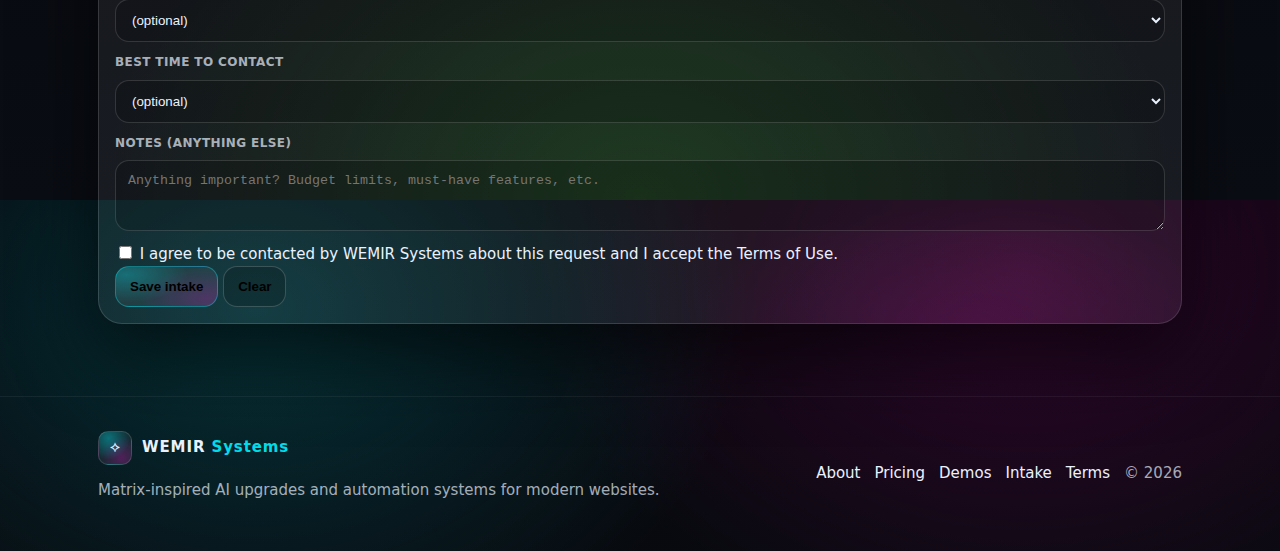
<file: intake.html>
<!doctype html>
<html lang="en">
<head>
  <meta charset="utf-8" />
  <meta name="viewport" content="width=device-width,initial-scale=1" />
  <title>WEMIR Systems — Intake</title>
  <meta name="description" content="Quick intake for WEMIR Systems website upgrades and AI automation integrations." />
  <link rel="stylesheet" href="styles.css" />
</head>

<body>
  <a class="skip" href="#main">Skip to content</a>

  <!-- Top Nav (matches your site) -->
  <header class="topbar">
    <div class="container topbar__inner">
      <a class="brand" href="index.html" aria-label="WEMIR Systems Home">
        <span class="brand__mark" aria-hidden="true">⟡</span>
        <span class="brand__text">WEMIR <em>Systems</em></span>
      </a>

      <nav class="nav" aria-label="Primary navigation">
         <a href="about.html">About</a>
        <a href="pricing.html">Pricing</a>
        <a href="demo.html">Demos</a>
        <a href="intake.html" class="btn btn--ghost" aria-current="page">Intake</a>
        <a href="terms.html">Terms of Use</a>
      </nav>

      <div class="topbar__actions">
        <button class="iconbtn" id="toggleFx" type="button" aria-pressed="true" title="Toggle effects">FX</button>
        <button class="iconbtn" id="toggleTheme" type="button" aria-pressed="false" title="Toggle theme">◐</button>
      </div>
    </div>
  </header>

  <main id="main">
    <section class="section">
      <div class="container">
        <div class="section__head">
          <h1>Intake</h1>
          <p class="muted">
            Built for creators, planners, artist, businesses and companies
          </p>
        </div>

        <div class="grid intakeGrid">
          <!-- FORM -->
          <div class="card">
            <form id="eventIntakeForm" class="form">
              <div class="form__row">
                <label class="field">
                  <span>Full name <span class="req">*</span></span>
                  <input name="name" autocomplete="name" required placeholder="Jane Doe" />
                </label>

                <label class="field">
                  <span>Business / Brand</span>
                  <input name="business" autocomplete="organization" placeholder="Company name (optional)" />
                </label>
              </div>

              <div class="form__row">
                <label class="field">
                  <span>Phone <span class="req">*</span></span>
                  <input name="phone" inputmode="tel" autocomplete="tel" required placeholder="(555) 555-5555" />
                </label>

                <label class="field">
                  <span>Email</span>
                  <input name="email" inputmode="email" autocomplete="email" placeholder="name@email.com (optional)" />
                </label>
              </div>

              <div class="form__row">
                <label class="field">
                  <span>Website (if any)</span>
                  <input name="website" inputmode="url" placeholder="https://yourwebsite.com" />
                </label>

                <label class="field">
                  <span>Location / City</span>
                  <input name="location" autocomplete="address-level2" placeholder="Philadelphia, PA" />
                </label>
              </div>

              <label class="field">
                <span>How did you find me? <span class="req">*</span></span>
                <select name="source" required>
                  <option value="" selected disabled>Select one</option>
                  <option>Vendor event / booth</option>
                  <option>Friend / referral</option>
                  <option>Instagram</option>
                  <option>TikTok</option>
                  <option>YouTube</option>
                  <option>Google search</option>
                  <option>Business card / flyer</option>
                  <option>Word of Mouth</option>
                  <option>Other</option>
                </select>
              </label>

              <label class="field">
                <span>What are you looking for? (select all that apply) <span class="req">*</span></span>
                <div class="chips" role="group" aria-label="Looking for">
                  <label class="chip"><input type="checkbox" name="lookingFor" value="New website" /> New website</label>
                  <label class="chip"><input type="checkbox" name="lookingFor" value="Website redesign" /> Website redesign</label>
                  <label class="chip"><input type="checkbox" name="lookingFor" value="AI chat assistant" /> AI chat assistant</label>
                  <label class="chip"><input type="checkbox" name="lookingFor" value="Automation (forms → follow-up)" /> Automation (forms → follow-up)</label>
                  <label class="chip"><input type="checkbox" name="lookingFor" value="CRM + leads system" /> CRM + leads system</label>
                  <label class="chip"><input type="checkbox" name="lookingFor" value="Booking / scheduling" /> Booking / scheduling</label>
                  <label class="chip"><input type="checkbox" name="lookingFor" value="Payments / checkout" /> Payments / checkout</label>
                  <label class="chip"><input type="checkbox" name="lookingFor" value="Content / social assets" /> Content / social assets</label>
                </div>
                <p class="hint muted">Tip: choose the closest options; you can explain details below.</p>
              </label>

              <label class="field">
                <span>Describe what you want (short + specific) <span class="req">*</span></span>
                <textarea name="details" required rows="5"
                  placeholder="Example: I want my site to capture leads, auto-reply, and book appointments. I also want a clean redesign."></textarea>
              </label>

              <div class="form__row">
                <label class="field">
                  <span>Timeline</span>
                  <select name="timeline">
                    <option value="" selected>(optional)</option>
                    <option>ASAP (1–2 weeks)</option>
                    <option>3–4 weeks</option>
                    <option>1–2 months</option>
                    <option>Just exploring</option>
                  </select>
                </label>

                <label class="field">
                  <span>Tier interest</span>
                  <select name="tier">
                    <option value="" selected>(optional)</option>
                    <option>Basic Automation ($150)</option>
                    <option>Standard Automation ($350)</option>
                    <option>Advanced Automation ($555)</option>
                    <option>Fully Automated ($1,500)</option>
                    <option>Not sure (recommend)</option>
                  </select>
                </label>
              </div>

              <label class="field">
                <span>Best time to contact</span>
                <select name="bestTime">
                  <option value="" selected>(optional)</option>
                  <option>Morning</option>
                  <option>Afternoon</option>
                  <option>Evening</option>
                  <option>Text me anytime</option>
                </select>
              </label>

              <label class="field">
                <span>Notes (anything else)</span>
                <textarea name="notes" rows="3" placeholder="Anything important? Budget limits, must-have features, etc."></textarea>
              </label>

              <label class="checkline">
                <input type="checkbox" name="consent" required />
                <span>
                  I agree to be contacted by WEMIR Systems about this request and I accept the
                  <a href="terms.html">Terms of Use</a>.
                </span>
              </label>

              <div class="form__cta">
                <button class="btn btn--primary" type="submit">Save intake</button>
                <button class="btn btn--ghost" id="clearDraft" type="button">Clear</button>
              </div>
            </form>
          </div>
          </aside>
        </div>
      </div>
    </section>

    <footer class="footer">
      <div class="container footer__grid">
        <div>
          <div class="brand brand--foot">
            <span class="brand__mark" aria-hidden="true">⟡</span>
            <span class="brand__text">WEMIR <em>Systems</em></span>
          </div>
          <p class="muted">Matrix-inspired AI upgrades and automation systems for modern websites.</p>
        </div>

        <div class="footer__links" aria-label="Footer links">
          <a href="about.html">About</a>
          <a href="pricing.html">Pricing</a>
          <a href="demo.html">Demos</a>
          <a href="intake.html">Intake</a>
          <a href="terms.html">Terms</a>
        </div>

        <div class="footer__fine">
          <span class="muted">© <span id="year"></span></span>
        </div>
      </div>
    </footer>
  </main>

  <script src="app.js"></script>
</body>
</html>
</file>
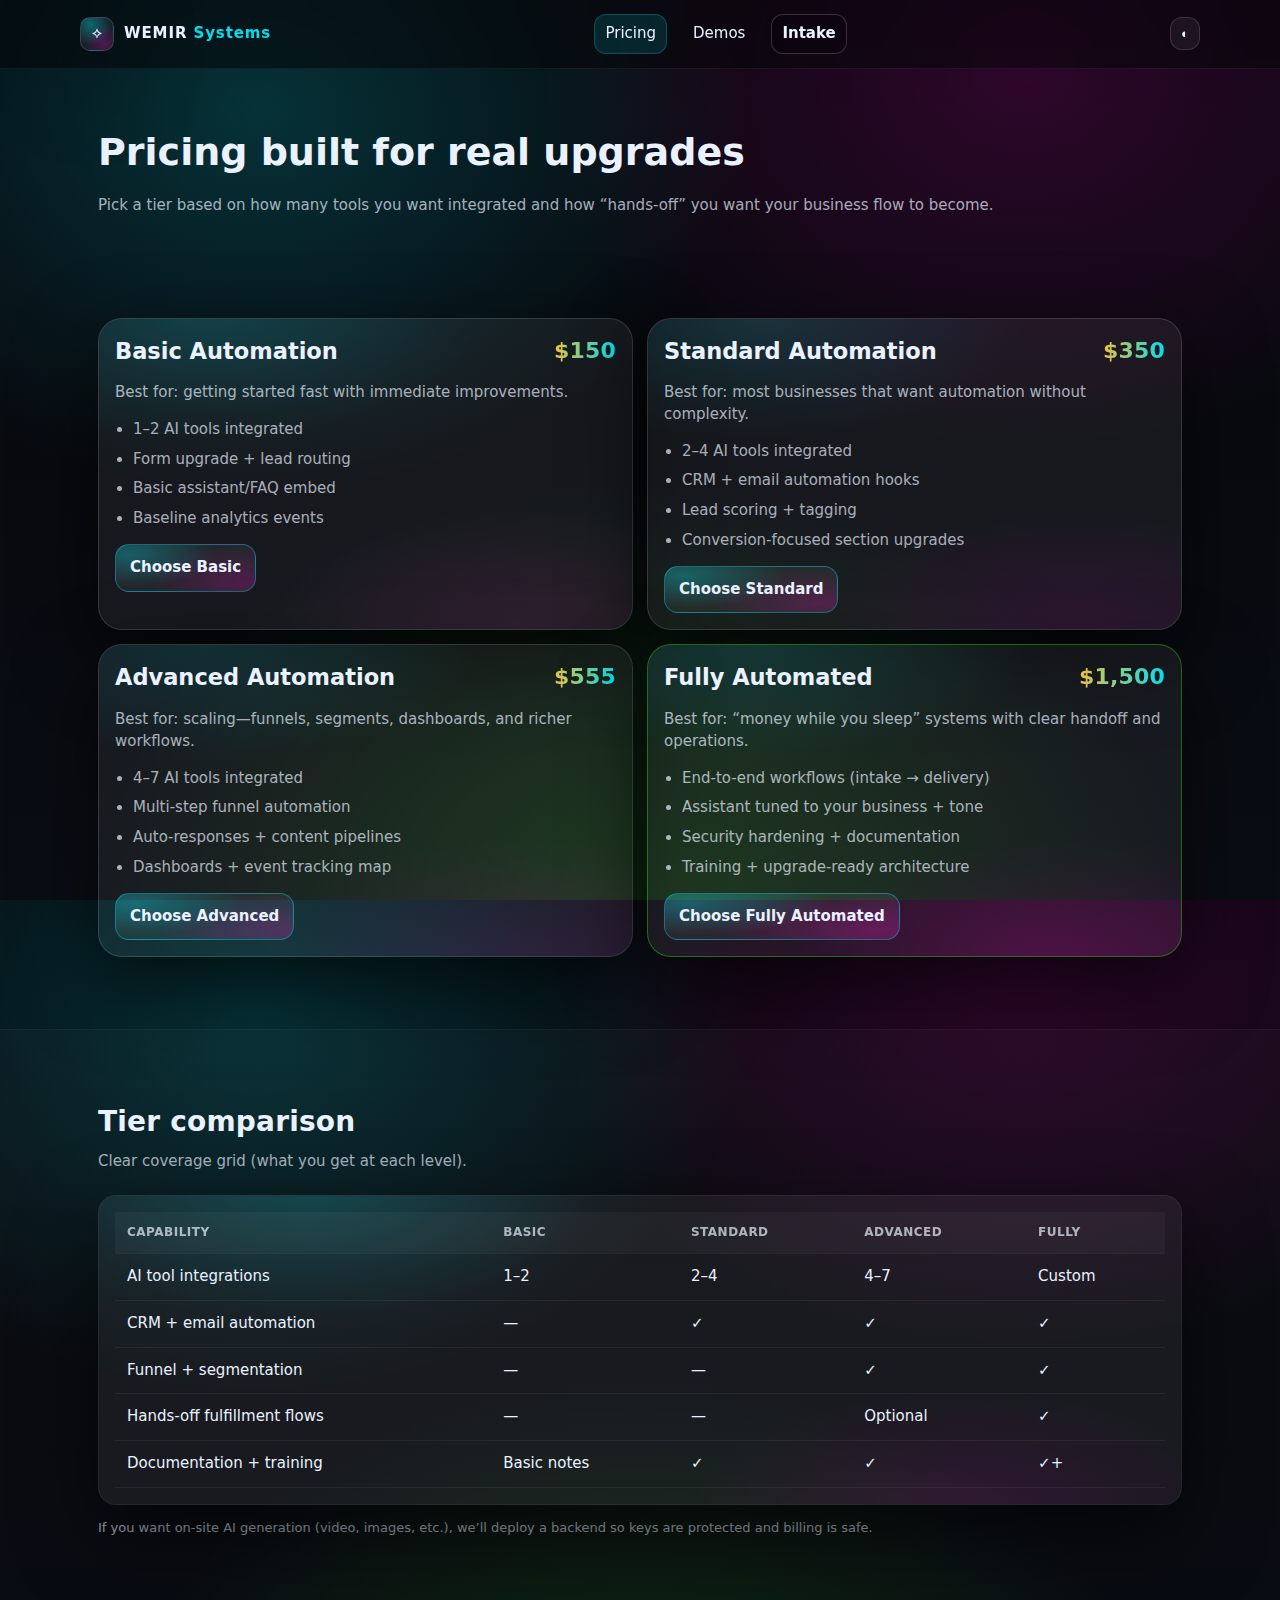
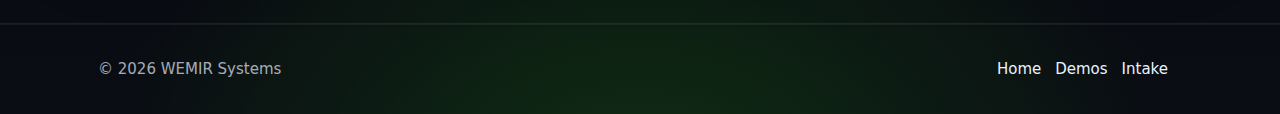
<file: pricing.html>
<!doctype html>
<html lang="en">
<head>
  <meta charset="utf-8" />
  <meta name="viewport" content="width=device-width,initial-scale=1" />
  <title>Pricing — WEMIR Systems</title>
  <meta name="description" content="Pricing for WEMIR Systems AI website upgrades: Basic $150, Standard $350, Advanced $555, Fully Automated $1,500." />
  <link rel="stylesheet" href="styles.css" />
</head>

<body>
  <a class="skip" href="#main">Skip to content</a>

  <header class="topbar">
    <div class="container topbar__inner">
      <a class="brand" href="index.html" aria-label="WEMIR Systems Home">
        <span class="brand__mark" aria-hidden="true">⟡</span>
        <span class="brand__text">WEMIR <em>Systems</em></span>
      </a>

      <nav class="nav" aria-label="Primary navigation">
        <a href="pricing.html" aria-current="page">Pricing</a>
        <a href="demo.html">Demos</a>
        <a href="intake.html" class="btn btn--ghost">Intake</a>
      </nav>

      <div class="topbar__actions">
        <button class="iconbtn" id="toggleTheme" type="button" aria-pressed="false" title="Toggle theme">◐</button>
      </div>
    </div>
  </header>

  <main id="main">
    <section class="pageHero">
      <div class="container">
        <h1>Pricing built for real upgrades</h1>
        <p class="muted">
          Pick a tier based on how many tools you want integrated and how “hands-off” you want your business flow to become.
        </p>
      </div>
    </section>

    <section class="section">
      <div class="container">
        <div class="grid tiers tiers--pricing">

          <article class="card tier" id="basic">
            <div class="tier__top">
              <h2>Basic Automation</h2>
              <div class="price">$150</div>
            </div>
            <p class="muted">Best for: getting started fast with immediate improvements.</p>
            <ul class="list">
              <li>1–2 AI tools integrated</li>
              <li>Form upgrade + lead routing</li>
              <li>Basic assistant/FAQ embed</li>
              <li>Baseline analytics events</li>
            </ul>
            <div class="tier__cta">
              <a class="btn btn--primary" href="intake.html?tier=Basic%20Automation">Choose Basic</a>
            </div>
          </article>

          <article class="card tier" id="standard">
            <div class="tier__top">
              <h2>Standard Automation</h2>
              <div class="price">$350</div>
            </div>
            <p class="muted">Best for: most businesses that want automation without complexity.</p>
            <ul class="list">
              <li>2–4 AI tools integrated</li>
              <li>CRM + email automation hooks</li>
              <li>Lead scoring + tagging</li>
              <li>Conversion-focused section upgrades</li>
            </ul>
            <div class="tier__cta">
              <a class="btn btn--primary" href="intake.html?tier=Standard%20Automation">Choose Standard</a>
            </div>
          </article>

          <article class="card tier" id="advanced">
            <div class="tier__top">
              <h2>Advanced Automation</h2>
              <div class="price">$555</div>
            </div>
            <p class="muted">Best for: scaling—funnels, segments, dashboards, and richer workflows.</p>
            <ul class="list">
              <li>4–7 AI tools integrated</li>
              <li>Multi-step funnel automation</li>
              <li>Auto-responses + content pipelines</li>
              <li>Dashboards + event tracking map</li>
            </ul>
            <div class="tier__cta">
              <a class="btn btn--primary" href="intake.html?tier=Advanced%20Automation">Choose Advanced</a>
            </div>
          </article>

          <article class="card tier tier--vip" id="full">
            <div class="tier__top">
              <h2>Fully Automated</h2>
              <div class="price">$1,500</div>
            </div>
            <p class="muted">Best for: “money while you sleep” systems with clear handoff and operations.</p>
            <ul class="list">
              <li>End-to-end workflows (intake → delivery)</li>
              <li>Assistant tuned to your business + tone</li>
              <li>Security hardening + documentation</li>
              <li>Training + upgrade-ready architecture</li>
            </ul>
            <div class="tier__cta">
              <a class="btn btn--primary" href="intake.html?tier=Fully%20Automated">Choose Fully Automated</a>
            </div>
          </article>

        </div>
      </div>
    </section>

    <section class="section section--alt">
      <div class="container">
        <div class="section__head">
          <h2>Tier comparison</h2>
          <p>Clear coverage grid (what you get at each level).</p>
        </div>

        <div class="card tableWrap">
          <table class="table">
            <thead>
              <tr>
                <th>Capability</th>
                <th>Basic</th>
                <th>Standard</th>
                <th>Advanced</th>
                <th>Fully</th>
              </tr>
            </thead>
            <tbody>
              <tr>
                <td>AI tool integrations</td>
                <td>1–2</td>
                <td>2–4</td>
                <td>4–7</td>
                <td>Custom</td>
              </tr>
              <tr>
                <td>CRM + email automation</td>
                <td>—</td>
                <td>✓</td>
                <td>✓</td>
                <td>✓</td>
              </tr>
              <tr>
                <td>Funnel + segmentation</td>
                <td>—</td>
                <td>—</td>
                <td>✓</td>
                <td>✓</td>
              </tr>
              <tr>
                <td>Hands-off fulfillment flows</td>
                <td>—</td>
                <td>—</td>
                <td>Optional</td>
                <td>✓</td>
              </tr>
              <tr>
                <td>Documentation + training</td>
                <td>Basic notes</td>
                <td>✓</td>
                <td>✓</td>
                <td>✓+</td>
              </tr>
            </tbody>
          </table>
        </div>

        <p class="note">
          If you want on-site AI generation (video, images, etc.), we’ll deploy a backend so keys are protected and billing is safe.
        </p>
      </div>
    </section>

    <footer class="footer">
      <div class="container footer__grid">
        <div class="muted">© <span id="year"></span> WEMIR Systems</div>
        <div class="footer__links">
          <a href="index.html">Home</a>
          <a href="demo.html">Demos</a>
          <a href="intake.html">Intake</a>
        </div>
      </div>
    </footer>
  </main>
  <script src="app.js"></script>
</body>
</html>
</file>
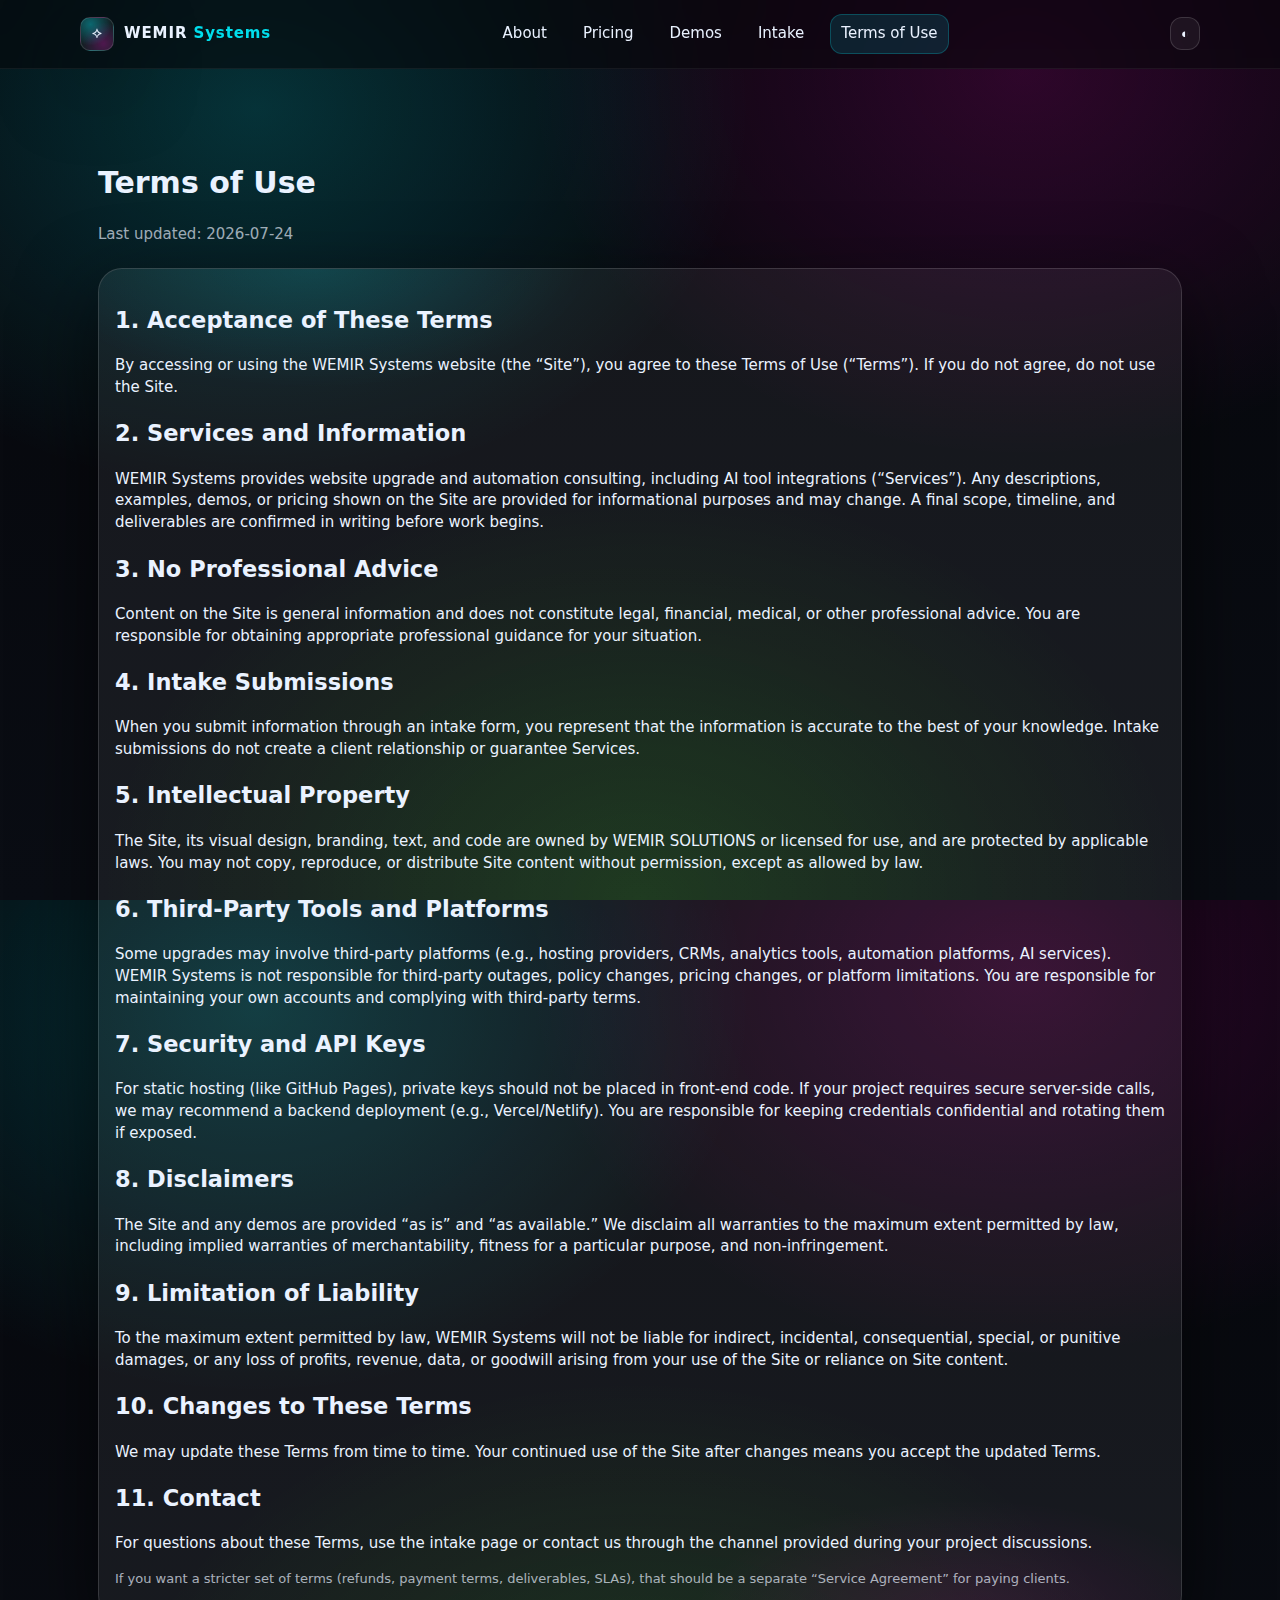
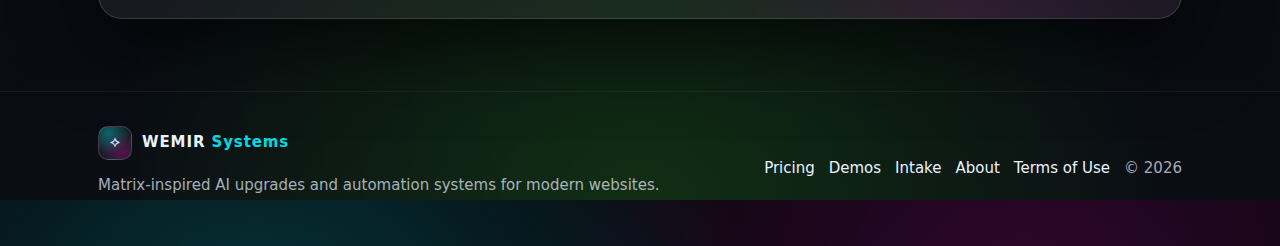
<file: terms.html>
<!doctype html>
<html lang="en">
<head>
  <meta charset="utf-8" />
  <meta name="viewport" content="width=device-width,initial-scale=1" />
  <title>Terms of Use — WEMIR SOLUTIONS</title>
  <meta name="description" content="Terms of Use for WEMIR SOLUTIONS." />
  <link rel="stylesheet" href="styles.css" />
</head>

<body>
  <a class="skip" href="#main">Skip to content</a>

  <header class="topbar">
    <div class="container topbar__inner">
      <a class="brand" href="index.html" aria-label="WEMIR Systems Home">
        <span class="brand__mark" aria-hidden="true">⟡</span>
        <span class="brand__text">WEMIR <em>Systems</em></span>
      </a>

      <nav class="nav" aria-label="Primary navigation">
         <a href="about.html">About</a>
        <a href="pricing.html">Pricing</a>
        <a href="demo.html">Demos</a>
        <a href="intake.html">Intake</a>
        <a href="terms.html" aria-current="page">Terms of Use</a>
      </nav>

      <div class="topbar__actions">
        <button class="iconbtn" id="toggleTheme" type="button" aria-pressed="false" title="Toggle theme">◐</button>
      </div>
    </div>
  </header>

  <main id="main">
    <section class="section">
      <div class="container">
        <div class="section__head">
          <h1>Terms of Use</h1>
          <p class="muted">Last updated: <span id="termsDate"></span></p>
        </div>

        <article class="card prose">
          <h2>1. Acceptance of These Terms</h2>
          <p>
            By accessing or using the WEMIR Systems website (the “Site”), you agree to these Terms of Use (“Terms”).
            If you do not agree, do not use the Site.
          </p>

          <h2>2. Services and Information</h2>
          <p>
            WEMIR Systems provides website upgrade and automation consulting, including AI tool integrations (“Services”).
            Any descriptions, examples, demos, or pricing shown on the Site are provided for informational purposes and may change.
            A final scope, timeline, and deliverables are confirmed in writing before work begins.
          </p>

          <h2>3. No Professional Advice</h2>
          <p>
            Content on the Site is general information and does not constitute legal, financial, medical, or other professional advice.
            You are responsible for obtaining appropriate professional guidance for your situation.
          </p>

          <h2>4. Intake Submissions</h2>
          <p>
            When you submit information through an intake form, you represent that the information is accurate to the best of your knowledge.
            Intake submissions do not create a client relationship or guarantee Services.
          </p>

          <h2>5. Intellectual Property</h2>
          <p>
            The Site, its visual design, branding, text, and code are owned by WEMIR SOLUTIONS or licensed for use, and are protected by applicable laws.
            You may not copy, reproduce, or distribute Site content without permission, except as allowed by law.
          </p>

          <h2>6. Third-Party Tools and Platforms</h2>
          <p>
            Some upgrades may involve third-party platforms (e.g., hosting providers, CRMs, analytics tools, automation platforms, AI services).
            WEMIR Systems is not responsible for third-party outages, policy changes, pricing changes, or platform limitations.
            You are responsible for maintaining your own accounts and complying with third-party terms.
          </p>

          <h2>7. Security and API Keys</h2>
          <p>
            For static hosting (like GitHub Pages), private keys should not be placed in front-end code.
            If your project requires secure server-side calls, we may recommend a backend deployment (e.g., Vercel/Netlify).
            You are responsible for keeping credentials confidential and rotating them if exposed.
          </p>

          <h2>8. Disclaimers</h2>
          <p>
            The Site and any demos are provided “as is” and “as available.” We disclaim all warranties to the maximum extent permitted by law,
            including implied warranties of merchantability, fitness for a particular purpose, and non-infringement.
          </p>

          <h2>9. Limitation of Liability</h2>
          <p>
            To the maximum extent permitted by law, WEMIR Systems will not be liable for indirect, incidental, consequential, special, or punitive damages,
            or any loss of profits, revenue, data, or goodwill arising from your use of the Site or reliance on Site content.
          </p>

          <h2>10. Changes to These Terms</h2>
          <p>
            We may update these Terms from time to time. Your continued use of the Site after changes means you accept the updated Terms.
          </p>

          <h2>11. Contact</h2>
          <p>
            For questions about these Terms, use the <a href="intake.html">intake page</a> or contact us through the channel provided during your project discussions.
          </p>

          <p class="note">
            If you want a stricter set of terms (refunds, payment terms, deliverables, SLAs), that should be a separate “Service Agreement” for paying clients.
          </p>
        </article>
      </div>
    </section>

    <footer class="footer">
      <div class="container footer__grid">
        <div>
          <div class="brand brand--foot">
            <span class="brand__mark" aria-hidden="true">⟡</span>
            <span class="brand__text">WEMIR <em>Systems</em></span>
          </div>
          <p class="muted">Matrix-inspired AI upgrades and automation systems for modern websites.</p>
        </div>

        <div class="footer__links" aria-label="Footer links">
          <a href="pricing.html">Pricing</a>
          <a href="demos.html">Demos</a>
          <a href="intake.html">Intake</a>
          <a href="about.html">About</a>
          <a href="terms.html">Terms of Use</a>
        </div>

        <div class="footer__fine">
          <span class="muted">© <span id="year"></span></span>
        </div>
      </div>
    </footer>
  </main>

  <script>
    // no dependency on app.js required, but compatible
    document.getElementById("termsDate").textContent = new Date().toISOString().slice(0, 10);
  </script>
  <script src="app.js"></script>
</body>
</html>
</file>
<file: styles.css>
:root{
  --bg0:#06070b;
  --bg1:#0a0d14;
  --panel: rgba(255,255,255,.06);
  --panel2: rgba(255,255,255,.08);
  --stroke: rgba(255,255,255,.14);
  --text:#eaf2ff;
  --muted: rgba(234,242,255,.70);
  --g: rgba(57,255,20,.95);
  --c: rgba(0,240,255,.92);
  --m: rgba(255,0,204,.92);
  --y: rgba(255,210,70,.92);
  --shadow: 0 28px 80px rgba(0,0,0,.62);
  --radius: 18px;
  --radius2: 24px;
  --max: 1120px;
  --grid: rgba(255,255,255,.06);
}

[data-theme="light"]{
  --bg0:#f6f8ff;
  --bg1:#ffffff;
  --panel: rgba(0,0,0,.05);
  --panel2: rgba(0,0,0,.07);
  --stroke: rgba(0,0,0,.12);
  --text:#0a0e18;
  --muted: rgba(10,14,24,.68);
  --shadow: 0 24px 60px rgba(0,0,0,.12);
  --grid: rgba(0,0,0,.05);
}

*{box-sizing:border-box}
html,body{height:100%}
body{
  margin:0;
  color:var(--text);
  font: 15px/1.45 ui-sans-serif, system-ui, -apple-system, Segoe UI, Roboto, Arial;
  background:
    radial-gradient(900px 700px at 20% 12%, rgba(0,240,255,.18), transparent 55%),
    radial-gradient(900px 700px at 80% 8%, rgba(255,0,204,.16), transparent 55%),
    radial-gradient(900px 700px at 50% 100%, rgba(57,255,20,.14), transparent 60%),
    linear-gradient(180deg, var(--bg0), var(--bg1));
  overflow-x:hidden;
}

a{color:inherit; text-decoration:none}
a:hover{text-decoration:underline}
.skip{
  position:absolute; left:-999px; top:10px;
  padding:10px 12px; background:var(--panel2);
  border:1px solid var(--stroke); border-radius:10px;
}
.skip:focus{left:10px; z-index:50}

.container{max-width:var(--max); margin:0 auto; padding:0 18px}
.section{padding:72px 0}
.section--alt{
  background:
    linear-gradient(180deg, rgba(255,255,255,.02), transparent);
  border-top:1px solid var(--grid);
  border-bottom:1px solid var(--grid);
}
.section__head{margin-bottom:22px}
.section__head h2{margin:0 0 8px; font-size:28px; letter-spacing:.2px}
.section__head p{margin:0; color:var(--muted)}

.topbar{
  position:sticky; top:0; z-index:40;
  backdrop-filter: blur(14px);
  background: rgba(5,6,10,.55);
  border-bottom:1px solid var(--grid);
}
[data-theme="light"] .topbar{background: rgba(255,255,255,.72)}
.topbar__inner{
  display:flex; align-items:center; justify-content:space-between;
  padding:14px 0;
  gap:14px;
}
.brand{display:flex; align-items:center; gap:10px}
.brand__mark{
  width:34px; height:34px; border-radius:10px;
  display:grid; place-items:center;
  background:
    radial-gradient(120% 120% at 30% 20%, rgba(0,240,255,.35), transparent 55%),
    radial-gradient(120% 120% at 70% 80%, rgba(255,0,204,.25), transparent 55%),
    rgba(255,255,255,.06);
  border:1px solid var(--stroke);
  box-shadow: var(--shadow);
}
.brand__text{font-weight:800; letter-spacing:.9px}
.brand__text em{font-style:normal; color:var(--c)}
.brand--foot .brand__mark{box-shadow:none}

.nav{display:flex; gap:16px; align-items:center}
.nav a{padding:8px 10px; border-radius:12px}
.nav a[aria-current="page"]{
  background: rgba(0,240,255,.12);
  border:1px solid rgba(0,240,255,.22);
  text-decoration:none;
}
.topbar__actions{display:flex; gap:10px}

.iconbtn{
  border:1px solid var(--stroke);
  background: rgba(255,255,255,.06);
  color:var(--text);
  border-radius:12px;
  padding:8px 10px;
  cursor:pointer;
}
.iconbtn:hover{filter:brightness(1.12)}

.hero{position:relative; min-height:74vh; display:grid; align-items:center}
.hero__canvas{
  position:absolute; inset:0; width:100%; height:100%;
  opacity:.68;
}
.hero__content{position:relative; padding:64px 0}
.hero__badge{
  display:inline-flex; align-items:center; gap:10px;
  padding:10px 12px; border-radius:999px;
  background: rgba(0,0,0,.25);
  border:1px solid rgba(0,240,255,.22);
  color: var(--muted);
}
.pulse{
  width:10px; height:10px; border-radius:50%;
  background: var(--g);
  box-shadow: 0 0 0 0 rgba(57,255,20,.55);
  animation:pulse 1.8s infinite;
}
@keyframes pulse{
  0%{box-shadow:0 0 0 0 rgba(57,255,20,.55)}
  70%{box-shadow:0 0 0 14px rgba(57,255,20,0)}
  100%{box-shadow:0 0 0 0 rgba(57,255,20,0)}
}

.hero__title{
  margin:18px 0 10px;
  font-size: clamp(36px, 4.2vw, 58px);
  line-height:1.05;
  letter-spacing:.2px;
}
.hero__subtitle{max-width:70ch; margin:0 0 20px; color:var(--muted); font-size:16px}
.glow{
  background: linear-gradient(90deg, var(--g), var(--c), var(--m));
  -webkit-background-clip:text; background-clip:text;
  color:transparent;
  text-shadow: 0 0 22px rgba(0,240,255,.18);
}

.hero__cta{display:flex; gap:12px; flex-wrap:wrap; margin:18px 0 26px}
.btn{
  display:inline-flex; align-items:center; justify-content:center;
  gap:10px;
  padding:12px 14px;
  border-radius:14px;
  border:1px solid var(--stroke);
  background: rgba(255,255,255,.06);
  cursor:pointer;
  font-weight:700;
  text-decoration:none;
}
.btn:hover{text-decoration:none; filter:brightness(1.15)}
.btn--primary{
  border-color: rgba(0,240,255,.35);
  background:
    radial-gradient(110% 130% at 10% 20%, rgba(0,240,255,.28), transparent 55%),
    radial-gradient(110% 130% at 90% 80%, rgba(255,0,204,.20), transparent 60%),
    rgba(255,255,255,.06);
}
.btn--ghost{
  background: rgba(0,0,0,.18);
  border-color: rgba(255,255,255,.18);
}

.hero__stats{
  display:grid;
  grid-template-columns: repeat(3, minmax(0, 1fr));
  gap:14px;
  max-width: 980px;
}
.stat{
  padding:14px 14px;
  border-radius: var(--radius);
  border:1px solid var(--grid);
  background: rgba(255,255,255,.04);
}
.stat__k{color:var(--muted); font-weight:700; font-size:12px; letter-spacing:.6px; text-transform:uppercase}
.stat__v{margin-top:6px; font-weight:700}

.grid{display:grid; gap:14px}
.tiers{grid-template-columns: repeat(4, minmax(0, 1fr))}
.tiers--pricing{grid-template-columns: repeat(2, minmax(0, 1fr))}
.proof{grid-template-columns: repeat(3, minmax(0, 1fr))}
.demos{grid-template-columns: repeat(2, minmax(0, 1fr))}

.card{
  background: rgba(255,255,255,.06);
  border:1px solid var(--stroke);
  border-radius: var(--radius2);
  box-shadow: var(--shadow);
  padding:16px;
  position:relative;
  overflow:hidden;
}
.card::before{
  content:"";
  position:absolute; inset:-2px;
  background: radial-gradient(500px 220px at 20% 0%, rgba(0,240,255,.12), transparent 55%),
              radial-gradient(500px 220px at 80% 100%, rgba(255,0,204,.10), transparent 55%);
  pointer-events:none;
}
.card > *{position:relative}

.tier__top{display:flex; align-items:flex-start; justify-content:space-between; gap:10px}
.tier h3, .tier h2{margin:0}
.price{
  font-weight:900;
  letter-spacing:.2px;
  background: linear-gradient(90deg, var(--y), var(--c));
  -webkit-background-clip:text; background-clip:text; color:transparent;
  font-size:22px;
}
.tier--vip{
  border-color: rgba(57,255,20,.35);
}
.list{margin:12px 0 0; padding:0 0 0 18px; color:var(--muted)}
.list li{margin:8px 0}
.tier__cta{display:flex; gap:10px; flex-wrap:wrap; margin-top:14px}

.pageHero{padding:56px 0 14px}
.pageHero h1{margin:0 0 8px; font-size:38px}
.muted{color:var(--muted)}
.note{color:var(--muted); margin-top:14px; font-size:13px}

.builder{padding:18px}
.builder__grid{display:grid; grid-template-columns: 1.1fr .9fr; gap:14px}
.field{display:grid; gap:8px; margin-bottom:12px}
.field span{font-weight:800; font-size:12px; letter-spacing:.4px; text-transform:uppercase; color:var(--muted)}
.field input, .field textarea, .field select{
  width:100%;
  padding:12px 12px;
  border-radius:14px;
  border:1px solid var(--stroke);
  background: rgba(0,0,0,.18);
  color:var(--text);
  outline:none;
}
[data-theme="light"] .field input,
[data-theme="light"] .field textarea,
[data-theme="light"] .field select{background: rgba(255,255,255,.7)}
.field--wide{grid-column: 1 / -1}

.rangeMeta{display:flex; justify-content:space-between; align-items:center; color:var(--muted); font-weight:700}
.rangeMeta strong{color:var(--text)}

.seg{display:flex; gap:10px}
.seg__btn{
  flex:1;
  padding:10px 12px;
  border-radius:14px;
  border:1px solid var(--stroke);
  background: rgba(255,255,255,.06);
  color:var(--text);
  cursor:pointer;
  font-weight:800;
}
.seg__btn.is-on{
  border-color: rgba(0,240,255,.35);
  background: rgba(0,240,255,.12);
}
.output__header .tag{
  display:inline-flex;
  padding:7px 10px;
  border-radius:999px;
  border:1px solid rgba(255,255,255,.18);
  background: rgba(0,0,0,.18);
  color:var(--muted);
  font-weight:800;
  font-size:12px;
  letter-spacing:.4px;
  text-transform:uppercase;
}
.steps{margin:12px 0 0; padding-left:18px; color:var(--muted)}
.output__cta{display:flex; gap:10px; flex-wrap:wrap; margin-top:14px}

.faq{display:grid; gap:10px}
.faq__q{
  width:100%;
  text-align:left;
  padding:14px 14px;
  border-radius: var(--radius);
  border:1px solid var(--stroke);
  background: rgba(255,255,255,.06);
  color:var(--text);
  cursor:pointer;
  font-weight:900;
  display:flex; justify-content:space-between; align-items:center;
}
.faq__a{
  padding:12px 14px;
  border-radius: var(--radius);
  border:1px solid var(--grid);
  background: rgba(0,0,0,.18);
  color:var(--muted);
}

.footer{
  padding:34px 0;
  border-top:1px solid var(--grid);
}
.footer__grid{
  display:grid;
  grid-template-columns: 1fr auto auto;
  gap:14px;
  align-items:center;
}
.footer__links{display:flex; gap:14px; flex-wrap:wrap}

.modal{
  position:fixed; inset:0;
  background: rgba(0,0,0,.66);
  display:grid; place-items:center;
  padding:18px;
}
.modal__panel{
  width:min(720px, 100%);
  border-radius: var(--radius2);
  border:1px solid var(--stroke);
  background:
    radial-gradient(900px 700px at 20% 0%, rgba(0,240,255,.18), transparent 55%),
    radial-gradient(900px 700px at 80% 100%, rgba(255,0,204,.14), transparent 55%),
    rgba(8,10,16,.92);
  box-shadow: var(--shadow);
  padding:16px;
}
[data-theme="light"] .modal__panel{background: rgba(255,255,255,.92)}
.modal__head{display:flex; justify-content:space-between; align-items:center}
.modal__head h3{margin:0}
.modal__cta{display:flex; gap:10px; flex-wrap:wrap; margin-top:10px}

.tableWrap{overflow:auto; border-radius: var(--radius); border:1px solid var(--grid)}
.table{width:100%; border-collapse:collapse; min-width: 720px}
.table th, .table td{
  padding:12px 12px;
  border-bottom:1px solid var(--grid);
  text-align:left;
}
.table th{
  font-size:12px;
  letter-spacing:.5px;
  text-transform:uppercase;
  color:var(--muted);
  background: rgba(255,255,255,.04);
  position:sticky; top:0;
}

/* DEMOS */
.demo__head h2{margin:0 0 6px}
.demo__head p{margin:0 0 12px}
.skillsApp__bar, .journey__bar, .painter__bar, .drum__bar{
  display:flex; gap:10px; flex-wrap:wrap; align-items:center; margin-bottom:10px;
}
.chip{
  display:flex; gap:10px; align-items:center;
  padding:8px 10px;
  border-radius:999px;
  border:1px solid var(--stroke);
  background: rgba(255,255,255,.05);
  color:var(--muted);
  font-weight:800;
  font-size:12px;
  letter-spacing:.3px;
}
.chip select, .chip input{accent-color: var(--c)}
.canvas{
  width:100%;
  border-radius: var(--radius2);
  border:1px solid rgba(0,240,255,.25);
  background: linear-gradient(180deg, rgba(0,240,255,.10), rgba(57,255,20,.06));
}
.canvas--sky{touch-action:none}

.journey__lane{
  display:flex; gap:12px; flex-wrap:wrap;
  padding:12px;
  border-radius: var(--radius2);
  border:1px solid var(--grid);
  background: rgba(0,0,0,.18);
  min-height: 120px;
}
.stage{
  width: 210px;
  padding:12px;
  border-radius: 18px;
  border:1px solid rgba(255,255,255,.16);
  background: rgba(255,255,255,.06);
  cursor:grab;
}
.stage:active{cursor:grabbing}
.stage__name{font-weight:900; margin:0 0 6px}
.stage__desc{margin:0; color:var(--muted); font-size:13px}

.drum__grid{
  display:grid;
  grid-template-columns: repeat(4, minmax(0,1fr));
  gap:12px;
}
.pad{
  min-height: 78px;
  border-radius: 18px;
  border:1px solid rgba(0,240,255,.28);
  background:
    radial-gradient(120% 160% at 20% 20%, rgba(0,240,255,.20), transparent 55%),
    radial-gradient(120% 160% at 80% 80%, rgba(255,0,204,.14), transparent 55%),
    rgba(255,255,255,.05);
  display:grid;
  place-items:center;
  padding:10px;
  cursor:pointer;
  user-select:none;
  position:relative;
  overflow:hidden;
}
.pad strong{font-size:14px}
.pad span{color:var(--muted); font-weight:800; font-size:12px; letter-spacing:.4px; text-transform:uppercase}
.pad.is-hit{
  transform: translateY(-1px);
  filter: brightness(1.2);
  box-shadow: 0 0 0 2px rgba(57,255,20,.22), 0 20px 70px rgba(0,0,0,.55);
}

.callout{
  margin-top:18px;
  padding:18px;
  border-radius: var(--radius2);
  border:1px solid rgba(57,255,20,.25);
  background: rgba(57,255,20,.06);
}
.callout h3{margin:0 0 6px}
.callout p{margin:0 0 12px}

.intake{padding:18px}
.intake__grid{display:grid; gap:12px; grid-template-columns: repeat(2, minmax(0, 1fr))}
.intake__actions{display:flex; gap:10px; flex-wrap:wrap; align-items:center}

@media (max-width: 980px){
  .tiers{grid-template-columns: repeat(2, minmax(0, 1fr))}
  .builder__grid{grid-template-columns: 1fr}
  .hero__stats{grid-template-columns: 1fr}
  .proof{grid-template-columns: 1fr}
  .demos{grid-template-columns: 1fr}
  .tiers--pricing{grid-template-columns: 1fr}
  .footer__grid{grid-template-columns: 1fr}
  .intake__grid{grid-template-columns: 1fr}
}
.modal[hidden] {
  display: none !important;
}
/* Force modal to stay hidden when the HTML attribute exists */
.modal[hidden] {
  display: none !important;
}
</file>
